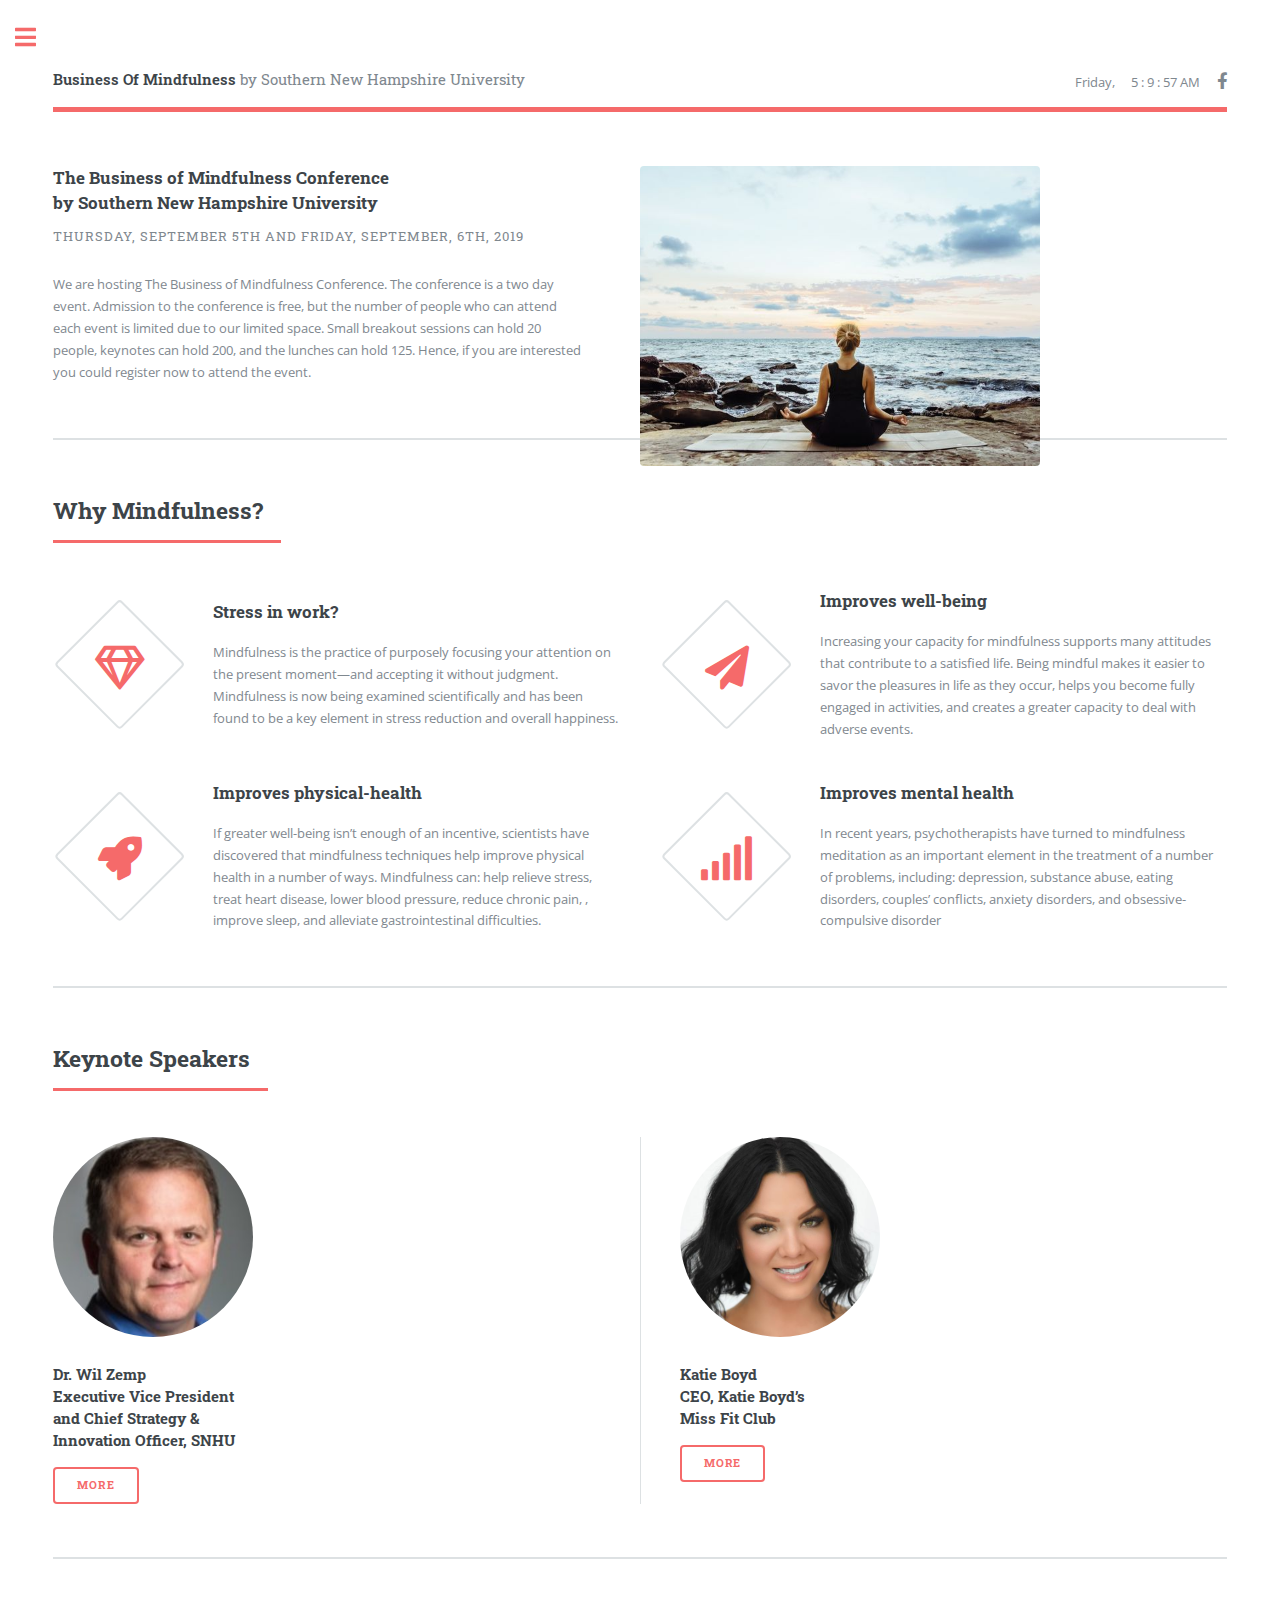
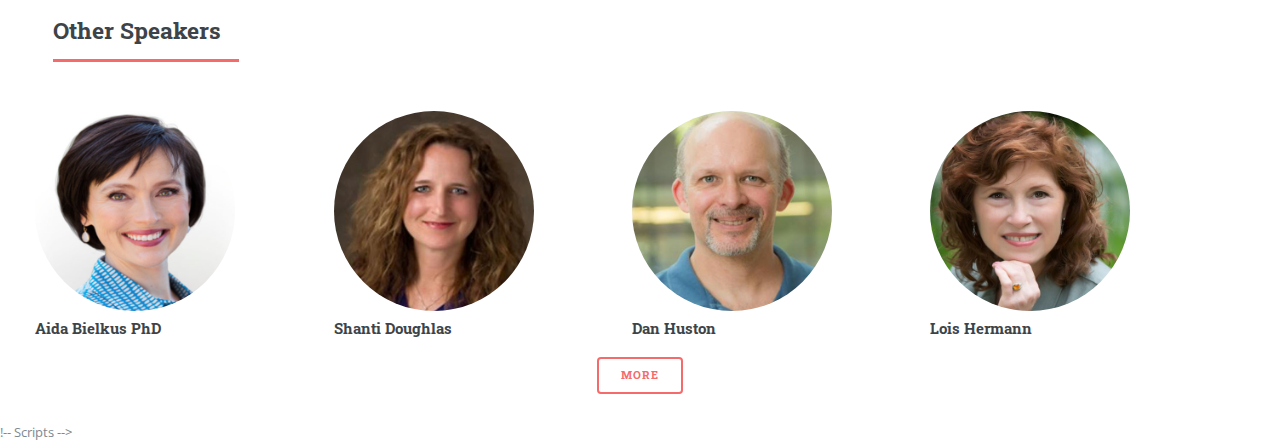
<file: index.html>
<!DOCTYPE HTML>
<!--
	Editorial by HTML5 UP
	html5up.net | @ajlkn
	Free for personal and commercial use under the CCA 3.0 license (html5up.net/license)
-->
<html>
<head>
    <title>Business Of Mindfulness</title>
    <meta charset="utf-8"/>
    <meta name="viewport" content="width=device-width, initial-scale=1, user-scalable=no"/>
    <link rel="stylesheet" href="assets/css/main.css"/>
</head>
<body >



<!-- Wrapper -->
<div id="wrapper" >

    <!-- Main -->
    <div id="main">
        <div class="inner">
            <!-- Header -->
            <header id="header">
                <a href="index.html" class="logo"><strong>Business Of Mindfulness</strong> by Southern New Hampshire
                    University</a>
                <ul class="icons">
                    <li><span id="demo1"></span></li>
                    <li><span id="demo2"></span></li>
                    <li><a href="#" class="icon brands fa-facebook-f"><span class="label">Facebook</span></a></li>
                </ul>
            </header>



            <!-- Banner -->
            <section id="banner">
                <div class="content">
                    <header>
                        <h3>The Business of Mindfulness Conference<br/>
                            by Southern New Hampshire University</h3>
                        <p>Thursday, September 5th and Friday, September, 6th, 2019</p>
                    </header>
                    <p align="left">We are hosting The Business of Mindfulness Conference. The conference is a two day
                        event.
                        Admission to the conference is free, but the number of people who can
                        attend each event is limited due to our limited space. Small breakout sessions can hold 20
                        people, keynotes
                        can hold 200, and the lunches can hold 125. Hence, if you are interested you could
                        register now to attend the event.</p>
                </div>
                <span class="image"><img src="images/pic10.jpg" alt=""/></span>
            </section>

            <!-- Section -->
            <section>
                <header class="major">
                    <h2>Why Mindfulness?</h2>
                </header>
                <div class="features">
                    <article>
                        <span class="icon fa-gem"></span>
                        <div class="content">
                            <h3>Stress in work?</h3>
                            <p>
                                Mindfulness is the practice of purposely focusing your attention on the present
                                moment—and accepting it without judgment. Mindfulness is now being examined
                                scientifically and has been found to be a key element in stress reduction and overall
                                happiness.</p>
                        </div>
                    </article>
                    <article>
                        <span class="icon solid fa-paper-plane"></span>
                        <div class="content">
                            <h3>Improves well-being</h3>
                            <p>Increasing your capacity for mindfulness supports many attitudes that contribute to a
                                satisfied life. Being mindful makes it easier to savor the pleasures in life as they
                                occur, helps you become fully engaged in activities, and creates a greater capacity to
                                deal with adverse events.</p>
                        </div>
                    </article>
                    <article>
                        <span class="icon solid fa-rocket"></span>
                        <div class="content">
                            <h3>Improves physical-health</h3>
                            <p> If greater well-being isn’t enough of an incentive, scientists have discovered that
                                mindfulness techniques help improve physical health in a number of ways. Mindfulness
                                can: help relieve stress, treat heart disease, lower blood pressure, reduce chronic
                                pain, , improve sleep, and alleviate gastrointestinal difficulties.</p>
                        </div>
                    </article>
                    <article>
                        <span class="icon solid fa-signal"></span>
                        <div class="content">
                            <h3>Improves mental health</h3>
                            <p> In recent years, psychotherapists have turned to mindfulness meditation as an important
                                element in the treatment of a number of problems, including: depression, substance
                                abuse, eating disorders, couples’ conflicts, anxiety disorders, and obsessive-compulsive
                                disorder</p>
                        </div>
                    </article>
                </div>
            </section>

            <!-- Section -->
            <section>
                <header class="major">
                    <h2>Keynote Speakers</h2>
                </header>
                <div class="posts">


                    <article>
                        <a href="#" class="image"><img src="images/pic05.jpg"  alt="" /></a>
                        <h4>Dr. Wil Zemp<br>
                            Executive Vice President<br>
                            and Chief Strategy &<br>
                            Innovation Officer, SNHU</h4>

                        <ul class="actions">
                            <li><a href="speakers.html" class="button">More</a></li>
                        </ul>
                    </article>
                    <article>
                        <a href="#" class="image"><img src="images/pic06.jpg"  alt=""/></a>
                        <h4>Katie Boyd<br>
                            CEO, Katie Boyd’s<br>
                            Miss Fit Club
                        </h4>

                        <ul class="actions">
                            <li><a href="speakers.html" class="button">More</a></li>
                        </ul>
                    </article>
                </div>
            </section>

            <section>
                <header class="major">
                    <h2>Other Speakers</h2>
                </header>
                <div class="lastrow">

                    <div class="row">
                        <div class="column">

                            <img src="images/pic12.jpg" alt="" >
                            <h4>Aida Bielkus PhD<br></h4>
                        </div>
                        <div class="column">
                            <img src="images/pic13.jpg" alt="" >
                            <h4>Shanti Doughlas
                            </h4>
                        </div>
                        <div class="column">
                            <img src="images/pic14.jpg" alt="" >
                            <h4>Dan Huston</h4>
                        </div>
                        <div class="column">
                            <img src="images/pic15.jpg" alt="" >
                            <h4>Lois Hermann</h4>
                        </div>

                </div>
                </div>
                <div class="presentersmore">
                    <a href="speakers.html" class="button">More</a>
                </div>
            </section>

        </div>
    </div>

    <!-- Sidebar -->
    <div id="sidebar">
        <div class="inner">

            <!-- Search -->
            <section id="search" class="alt">
                <form method="post" action="#">
                    <input type="text" name="query" id="query" placeholder="Search"/>
                </form>
            </section>

            <!-- Menu -->
            <nav id="menu">
                <header class="major">
                    <h2>Menu</h2>
                </header>
                <ul>
                    <li><a href="index.html">Homepage</a></li>
                    <li><a href="details.html">Details</a></li>
                    <li>
                        <span class="opener">Mindfulness Team</span>
                        <ul>
                            <li><a href="speakers.html">Keynote Speakers </a></li>
                            <li><a href="otherspeakers.html">Other Speakers</a></li>
                            <li><a href="Team.html">Team</a></li>
                        </ul>
                    </li>
                    <li><a href="registration.html">Registration</a></li>
                    
                </ul>
            </nav>

            <!-- Section -->
            <section>
                <header class="major">
                    <h2>More about SNHU</h2>
                </header>
                <div class="mini-posts">
                    <article>
                        <a href="#" class="image"><img src="images/pic09.jpg" alt=""/></a>

                    </article>
                    <article>
                        <a href="#" class="map">
                            <iframe src="https://www.google.com/maps/embed?pb=!1m18!1m12!1m3
                            !1d2916.0313027318794!2d-71.45537228507582!3d43.040772879147134!2m3!1f0!2
                            f0!3f0!3m2!1i1024!2i768!4f13.1!3m3!1m2!1s0x89e24595182c672d%3A0x1af9c9f4bffd579e!
                            2sSouthern+New+Hampshire+University!5e0!3m2!1sen!2sus!4v1564766347935!5m2!1sen!2sus"
                                    width="288" height="174" frameborder="0" style="border:0" allowfullscreen></iframe>
                        </a>

                    </article>
                    <article>
                        <iframe src="https://calendar.google.com/calendar/embed?src=ko98ft6c2knrm0hhfdl5lnqvik%40group.calendar.google.com&ctz=America%2FNew_York"
                                style="border: 0" width="288" height="174" frameborder="0" scrolling="no"></iframe>

                    </article>

                </div>

            </section>

            <!-- Section -->
            <section>
                <header class="major">
                    <h2>Get in touch</h2>
                </header>
                <p>Contact us to know more about the event and why you should register</p>
                <ul class="contact">
                    <li class="icon solid fa-envelope"><a href="#">information@mindfulness.com</a></li>
                    <li class="icon solid fa-phone">(603)4503-345</li>
                    <li class="icon solid fa-home">2500 N River Rd,<br/>
                        Hooksett, NH 03106
                    </li>
                </ul>
            </section>

            <!-- Footer -->
            <footer id="footer">
                <p class="copyright">&copy; Untitled. All rights reserved, Developer: Shova Niraula </p>
            </footer>

        </div>
    </div>

</div>
!-- Scripts -->
<script src="assets/js/jquery.min.js"></script>
<script src="assets/js/browser.min.js"></script>
<script src="assets/js/breakpoints.min.js"></script>
<script src="assets/js/util.js"></script>
<script src="assets/js/main.js"></script>
<script src="assets/js/datetime.js"></script>
<script src="assets/js/readmore.js"></script>
</body>
</html>
</file>
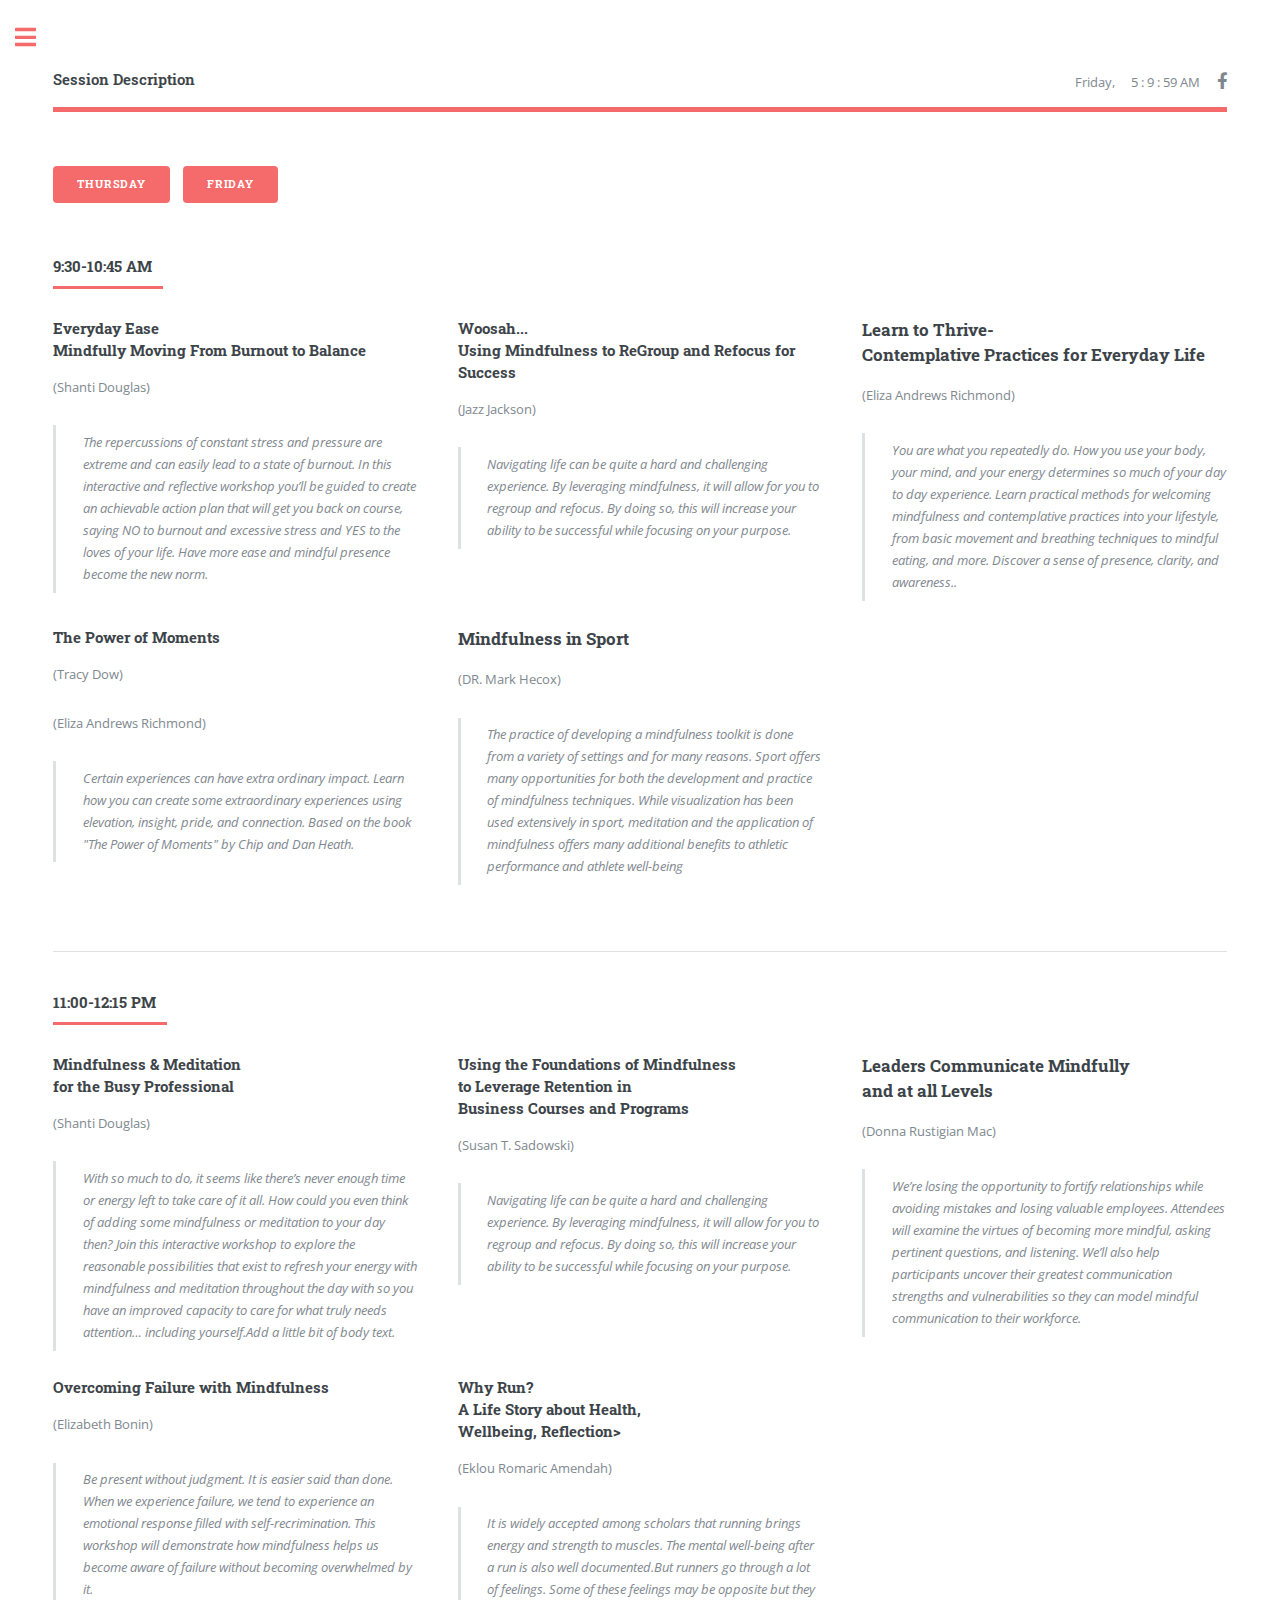
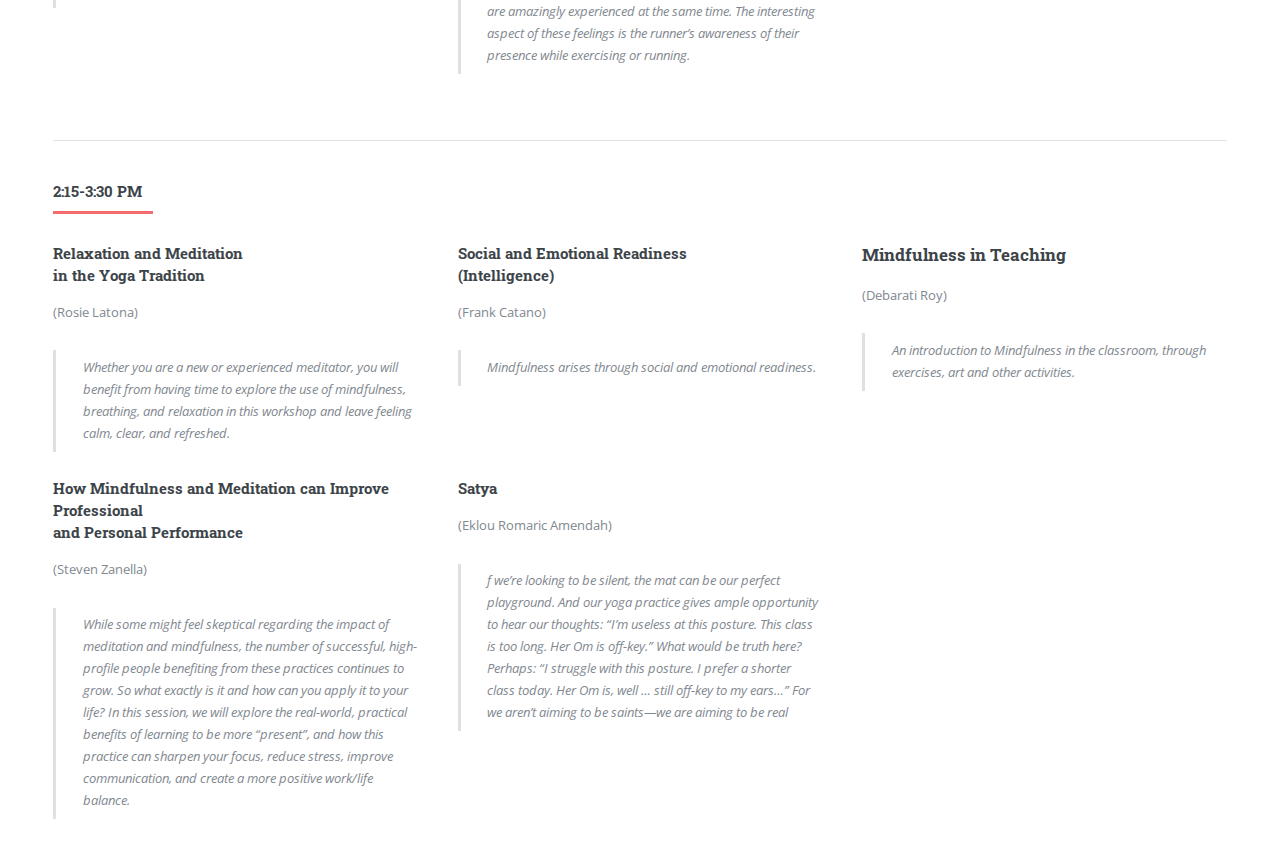
<file: details.html>
<!DOCTYPE HTML>
<!--
	Editorial by HTML5 UP
	html5up.net | @ajlkn
	Free for personal and commercial use under the CCA 3.0 license (html5up.net/license)
-->
<html>
<head>
    <title> Event Details</title>
    <meta charset="utf-8"/>
    <meta name="viewport" content="width=device-width, initial-scale=1, user-scalable=no"/>
    <link rel="stylesheet" href="assets/css/main.css"/>
</head>

<body class="is-preload" onload="hideDivOnLoad()">

<!-- Wrapper -->
<div id="wrapper">

    <!-- Main -->
    <div id="main">
        <div class="inner">
            <header id="header">
                <a href="index.html" class="logo"><strong>Session Description</strong> </a>
                <ul class="icons">
                    <li><span id="demo1"></span></li>
                    <li><span id="demo2"></span></li>
                    <li><a href="#" class="icon brands fa-facebook-f"><span class="label">Facebook</span></a></li>
                </ul>
            </header>
            <section>
                <ul class="actions">
                    <li><a href="#" class="button primary" onclick="hideFridayDiv()">Thursday</a></li>
                    <li><a href="#" class="button primary" onclick="hideThrusdayDiv()">Friday</a></li>
                </ul>
            </section>
            <div id="thursdaySession">
                <section>
                    <header class="major">
                        <h4>9:30-10:45 AM</h4>
                    </header>
                    <div class="row gtr-200">
                        <div class="col-4 col-8-medium">
                            <h4>Everyday Ease<br/>
                                Mindfully Moving From Burnout to Balance</h3>
                                <p>(Shanti Douglas)</p></h4>
                            <blockquote>The repercussions of constant stress and
                                pressure
                                are extreme and can easily lead to a state of burnout. In this interactive and
                                reflective
                                workshop you’ll
                                be guided to create an achievable action plan that will get you back on course, saying
                                NO to
                                burnout
                                and excessive stress and YES to the loves of your life. Have more ease and mindful
                                presence
                                become
                                the new norm.
                            </blockquote>
                        </div>

                        <div class="col-4 col-8-medium">
                            <h4>Woosah...<br/>
                                Using Mindfulness to ReGroup and Refocus for Success</h4>
                            <p>(Jazz Jackson)</p>
                            <blockquote>Navigating life can be quite a hard and challenging experience. By leveraging
                                mindfulness, it will
                                allow for you to regroup and refocus. By doing so, this will increase your ability to be
                                successful while
                                focusing on your purpose.
                            </blockquote>
                        </div>
                        <div class="col-4 col-8-medium">
                            <h3>Learn to Thrive-<br/>
                                Contemplative Practices for Everyday Life</h3>
                            <p>(Eliza Andrews Richmond)</p>
                            <blockquote>You are what you repeatedly do. How you use your body, your mind, and your
                                energy determines so
                                much of your day to day experience. Learn practical methods for
                                welcoming mindfulness and contemplative practices into your lifestyle, from basic
                                movement
                                and
                                breathing techniques to mindful eating, and more. Discover a sense of presence, clarity,
                                and
                                awareness..
                            </blockquote>
                        </div>
                        <div class="col-4 col-8-medium">
                            <h4>The Power of Moments</h4>
                            <p>(Tracy Dow)</p>
                            <p>(Eliza Andrews Richmond)</p>
                            <blockquote>Certain experiences can have extra ordinary impact. Learn how you can create
                                some extraordinary
                                experiences using elevation, insight, pride, and connection. Based on the book "The
                                Power of Moments"
                                by Chip and Dan Heath.
                            </blockquote>
                        </div>
                        <div class="col-4 col-8-medium">
                            <h3>Mindfulness in Sport</h3>
                            <p>(DR. Mark Hecox)</p>
                            <blockquote>The practice of developing a mindfulness toolkit is done from a variety of
                                settings and for
                                many reasons. Sport offers many opportunities for both the development and practice of
                                mindfulness techniques. While visualization has been used extensively in sport,
                                meditation and the application of mindfulness offers many additional benefits to
                                athletic
                                performance and athlete well-being
                            </blockquote>
                        </div>
                    </div>
                    <hr class="major"/>
                    <header class="major">
                        <h4>11:00-12:15 PM</h4>
                    </header>
                    <div class="row gtr-200">
                        <div class="col-4 col-8-medium">
                            <h4>Mindfulness & Meditation<br/>
                                for the Busy
                                Professional</h3>
                                <p>(Shanti Douglas)</p></h4>
                            <blockquote>With so much to do, it seems like there’s never enough time or energy left to
                                take
                                care of it all. How
                                could you even think of adding some mindfulness or meditation to your day then? Join
                                this
                                interactive workshop to explore the reasonable possibilities that exist to refresh your
                                energy with mindfulness and meditation throughout the day with so you have an improved
                                capacity to care for what truly needs attention… including yourself.Add a little bit of
                                body
                                text.
                            </blockquote>
                        </div>

                        <div class="col-4 col-8-medium">
                            <h4>Using the Foundations of Mindfulness<br/>
                                to Leverage Retention in<br/>
                                Business Courses and Programs</h4>
                            <p>(Susan T. Sadowski)</p>
                            <blockquote>Navigating life can be quite a hard and challenging experience. By leveraging
                                mindfulness, it will
                                allow for you to regroup and refocus. By doing so, this will increase your ability to be
                                successful while
                                focusing on your purpose.
                            </blockquote>
                        </div>
                        <div class="col-4 col-8-medium">
                            <h3>Leaders Communicate Mindfully<br/>
                                and at all Levels </h3>
                            <p>(Donna Rustigian Mac)</p>
                            <blockquote>We’re losing the opportunity to fortify relationships while avoiding mistakes
                                and
                                losing valuable employees. Attendees will examine the virtues of becoming more mindful,
                                asking pertinent questions, and listening. We’ll also help participants uncover their
                                greatest communication strengths and vulnerabilities so they can model mindful
                                communication
                                to their workforce.
                            </blockquote>
                        </div>
                        <div class="col-4 col-8-medium">
                            <h4>Overcoming Failure with Mindfulness</h4>
                            <p>(Elizabeth Bonin)</p>
                            <blockquote>Be present without judgment. It is easier said than done. When we experience
                                failure, we tend to experience an emotional response filled with self-recrimination.
                                This
                                workshop will demonstrate how
                                mindfulness helps us become aware of failure without becoming overwhelmed by it.
                            </blockquote>
                        </div>
                        <div class="col-4 col-8-medium">
                            <h4>Why Run?</br>
                                A Life Story about Health,</br>
                                Wellbeing, Reflection></h4>
                            <p>(Eklou Romaric Amendah)</p>
                            <blockquote>It is widely accepted among
                                scholars that running brings energy and strength to muscles. The mental well-being after
                                a run is also well documented.But runners go through a lot of feelings. Some of these
                                feelings may be opposite but they are amazingly experienced at the same time. The
                                interesting aspect of these feelings is the runner’s awareness of their presence while
                                exercising or running.
                            </blockquote>
                        </div>
                    </div>
                    <hr class="major"/>
                    <header class="major">
                        <h4>2:15-3:30 PM</h4>
                    </header>
                    <div class="row gtr-200">
                        <div class="col-4 col-8-medium">
                            <h4>Relaxation and Meditation<br/>
                                in the Yoga
                                Tradition</h3>
                                <p>(Rosie Latona)</p></h4>
                            <blockquote>Whether
                                you are a new or experienced meditator, you will benefit from having time to explore the
                                use
                                of mindfulness, breathing, and relaxation in this workshop and leave feeling calm,
                                clear,
                                and refreshed.
                            </blockquote>
                        </div>

                        <div class="col-4 col-8-medium">
                            <h4>Social and Emotional Readiness<br/>
                                (Intelligence)</h4>
                            <p>(Frank Catano)</p>
                            <blockquote>Mindfulness arises through social and emotional readiness.
                            </blockquote>
                        </div>
                        <div class="col-4 col-8-medium">
                            <h3>Mindfulness in Teaching<br/></h3>
                            <p>(Debarati Roy)</p>
                            <blockquote>An introduction to Mindfulness in the classroom, through exercises, art and
                                other
                                activities.
                            </blockquote>
                        </div>
                        <div class="col-4 col-8-medium">
                            <h4>How Mindfulness and Meditation can Improve Professional</br>
                                and Personal Performance</h4>
                            <p>(Steven Zanella)</p>
                            <blockquote>While some might feel skeptical regarding the impact of meditation and
                                mindfulness,
                                the number of successful, high-profile people benefiting from these practices continues
                                to
                                grow. So what exactly is it and how can you apply it to your life? In this session, we
                                will
                                explore the real-world, practical benefits of learning to be more “present”, and how
                                this
                                practice can sharpen your focus, reduce stress, improve communication, and create a more
                                positive work/life balance.
                            </blockquote>
                        </div>
                        <div class="col-4 col-8-medium">
                            <h4>Satya</h4>
                            <p>(Eklou Romaric Amendah)</p>
                            <blockquote>f we’re looking to be silent, the mat can be our perfect playground. And our
                                yoga
                                practice gives ample opportunity to hear our thoughts: “I’m useless at this posture.
                                This
                                class is too long. Her Om is off-key.” What would be truth here? Perhaps: “I struggle
                                with
                                this posture. I prefer a shorter class today. Her Om is, well … still off-key to my
                                ears…”
                                For we aren’t aiming to be saints—we are aiming to be real
                            </blockquote>
                        </div>
                    </div>
                </section>
            </div>
            <div id="fridaySession">
                <section>
                    <header class="major">
                        <h4>9:30-10:45 AM</h4>
                    </header>
                    <div class="row gtr-200">
                        <div class="col-4 col-8-medium">
                            <h4>Four Quadrants of Health-<br/>
                                Rest, Activity, Nourishment, and
                                Cleansing</h3>
                                <p>(Ryma Bielkus)</p></h4>
                            <blockquote>In this seminar participants learn the importance of balancing the 4 quadrants
                                of health and how simple changes in one quadrant can positively affect all the
                                quadrants. Healthy lifestyle options that can be easily incorporated into everyday
                                routines are introduced. This seminar includes learning how make a choice for a positive
                                change that that keeps working for you. The 4 Quadrants of Health Quiz and health tips
                                are emailed to participants after the seminar to help participants immediately make
                                simple health changes at home, school and work.
                            </blockquote>
                        </div>

                        <div class="col-4 col-8-medium">
                            <h4>Stressful to Successful </br></h4>
                            <p>(Lois Hermann)</p>
                            <blockquote>As educational professionals, you may feel concerned, stressed, drained, or
                                exhausted, learn some ways to shift that energy to the positive. Too much stress
                                destroys your peace of mind, interferes with your thinking, and can actually do harm to
                                your body. Being overwhelmed affects you as well as those closest to you. Stop it before
                                it stops you! Experience some powerful stress-busters to help you take control and
                                relax. Learn easy-to-use stress-management techniques to increase your effectiveness,
                                your efficiency, and enhance your enjoyment of life. Take yourself from stressful to
                                successful and breathe easy.
                            </blockquote>
                        </div>
                        <div class="col-4 col-8-medium">
                            <h4>Creating a Restorative<br/>
                                Practice Culture</h4>
                            <p>(Sue Losapio)</p>
                            <blockquote>Are American’s getting angrier? The answer is yes! “America still is one of
                                the richest countries in the world. So what’s the problem? The answer, according to
                                the recently released Social Progress Index, is that the United States is not
                                turning those positive economic numbers into basic improvements in the lives of
                                citizens” (Green, M., 2016). The real question is what do about this. How can we get
                                people to talk and truly listen to each other? Not from the perspective of
                                persuasion or convincing, but from the
                                perspective of understanding and learning? Restorative Practices might provide the
                                framework to start these conversations. This discussion will start by defining
                                restorative practices (RP), brainstorm some everyday uses of RP, and then concludes
                                by looking beyond the educational lens towards implementing a culture of RP within
                                organizational of all types.
                            </blockquote>
                        </div>
                        <div class="col-4 col-8-medium">
                            <h4>The Power of Moments</h4>
                            <p>(Tracy Dow)</p>
                            <p>(Eliza Andrews Richmond)</p>
                            <blockquote>Certain experiences can have extra ordinary impact. Learn how you can create
                                some extraordinary
                                experiences using elevation, insight, pride, and connection. Based on the book "The
                                Power of Moments"
                                by Chip and Dan Heath.
                            </blockquote>
                        </div>
                        <div class="col-4 col-8-medium">
                            <h3>Positive Thinking Is Not Enought:</br>
                                Mindfulness Practice is Key to Achieve</h3>
                            <p>(Faby Gagne)</p>
                            <blockquote>A large body of research suggests that positive thinking is not enough in
                                achieving important goals in life. This presentation will focus on various types of
                                mindfulness practice in the context of effective goal pursuit, namely implementation
                                intentions, mental contrasting, and personality in the practice of mindfulness.
                            </blockquote>
                        </div>
                    </div>
                    <hr class="major"/>
                    <header class="major">
                        <h4>11:00-12:15 PM</h4>
                    </header>
                    <div class="row gtr-200">
                        <div class="col-4 col-8-medium">
                            <h4>Fulfilling Nutrition<br/>
                                Food and Mood,</br>
                                Quick & Easy Meals or the Busy Professional</h3>
                                <p>(Traci Komorek)</p></h4>
                            <blockquote>A focus on nourishing foods for both the mind and body. Any of the topics above
                                could fit wonderfully.
                            </blockquote>
                        </div>

                        <div class="col-4 col-8-medium">
                            <h4>Sound Healing<br/>
                                with Vibrational Bowls and Zen Tubes<br/>
                            </h4>
                            <p>(Sandhya Srivastava)</p>
                            <blockquote>Sound healing session playing a grounding bowl and a hand held crystal bowl with
                                a zentube if time and possibilities allow. Basically a sound symphony that allows you to
                                let go and open up to
                                possibilities through sound.
                            </blockquote>
                        </div>
                        <div class="col-4 col-8-medium">
                            <h3>Many Methods<br/>
                                of Mindfulness </h3>
                            <p>(Dominic Casamassima)</p>
                            <blockquote>There are many ways to practice mindfulness, there are many variations of
                                meditation. We will go over these methods, such as body scan meditation, breathing,
                                journeying, music and more. We will discuss how to be mindful in life and incorporate
                                these practices into our life.
                            </blockquote>
                        </div>
                        <div class="col-4 col-8-medium">
                            <h4>From Stuck to</br>
                                Action Fast</h4>
                            <p>(Ryma Bielkus)</p>
                            <blockquote>In this panel discussion the link between leadership and mindfulness, yoga and
                                coaching is explored. Participants learn about the value of self-inquiry, active
                                listening skills and emotional responsibility. Once yoga and meditation become a
                                practice and you become “coachable,” by taking responsibility for your behaviors,
                                anxiety and tension eases, communication become effective, and desired change is
                                realized. Leadership traits of creativity, decision making, delegation, and respect,
                                bring businesses and organizations from stuck to action-fast.
                            </blockquote>
                        </div>
                        <div class="col-4 col-8-medium">
                            <h4>Communicating Mindfully:</br>
                                Helping Students Help Themselves</h4>
                            <p>(Dan Huston)</p>
                            <blockquote>Integrating mindfulness into students’ college experience can be a challenge due
                                to already crowded schedules. One workaround is to integrate mindfulness into core
                                courses that make up students’
                                degree requirements. This presentation will focus on the Communicating Mindfully (CM)
                                curriculum I created over twenty years ago to teach an introductory communication course
                                at NHTI—Concord’s Community College. CM has influenced curriculum development at the
                                college and in colleges and universities throughout the country and around the globe. It
                                serves as the foundational course for NHTI’s mindful communication certificate, which is
                                infused directly into three degree programs: information technology, human services, and
                                addiction counseling.
                                Anecdotal evidence, as well as pre-post-studies, suggest CM helps students—and
                                teachers—overcome challenges they face in college, at work, and in life in general.
                                During this presentation, I will explain the foundational logic of CM, lead participants
                                through a brief meditation used in the course, share results of studies we have
                                completed on the curriculum, explain how the course inspired the creation of the mindful
                                communication certificate, and share anecdotes from students who have taken the
                                course and teachers who teach it.
                            </blockquote>
                        </div>
                    </div>
                    <hr class="major"/>
                    <header class="major">
                        <h4>2:15-3:30 PM</h4>
                    </header>
                    <div class="row gtr-200">
                        <div class="col-4 col-8-medium">
                            <h4>Relaxation and Meditation<br/>
                                in the Yoga
                                Tradition</h3>
                                <p>(Rosie Latona)</p></h4>
                            <blockquote>Whether
                                you are a new or experienced meditator, you will benefit from having time to explore the
                                use
                                of mindfulness, breathing, and relaxation in this workshop and leave feeling calm,
                                clear,
                                and refreshed.
                            </blockquote>
                        </div>

                        <div class="col-4 col-8-medium">
                            <h4>Bliss Break<br/>
                            </h4>
                            <p>(Aida Bielkus)</p>
                            <blockquote>A Bliss Break is an amazing relaxing experience with gentle movement,
                                aromatherapy, sound bath music, and deeply relaxing guided meditation. Regular work
                                attire is fine. Bliss Breaks can be held while seated in a conference room. Available in
                                30 minute and 50-minute sessions.
                            </blockquote>
                        </div>
                        <div class="col-4 col-8-medium">
                            <h3>The Key to Building<br/>
                                your EQ: Feedback</h3>
                            <p>(Shanita Williams)</p>
                            <blockquote>This workshop will explore the unique relationship between emotional
                                intelligence and feedback. We will discuss the key competencies needed to foster
                                personal and social awareness, explore how the competencies apply to receiving and
                                delivering feedback, and brainstorm strategies to simultaneously build both EQ and the
                                feedback experience.
                            </blockquote>
                        </div>
                        <div class="col-4 col-8-medium">
                            <h4>Mindfulness Made Easy</br></h4>
                            <p>(Ellie Atherton)</p>
                            <blockquote>Ellie will offer simple approaches to brain health to include herbs and foods,
                                teach mindfulness practices that can be done at your desk and offer her own proven
                                techniques for staff retention, mentoring and office harmony.
                            </blockquote>
                        </div>
                        <div class="col-4 col-8-medium">
                            <h4>The Conative Impact</br>
                                on Student Experience</h4>
                            <p>(Burt Reynolds)</p>
                            <blockquote>"Coming of Age" experience is the new buzzword among organizations, yet it is
                                often ambiguously defined and poorly executed.
                                Join Dr. Burt Reynolds, Professor Organization Leadership, as he explains a student
                                experience model with a cognitive approach. He will discuss the three aspects of
                                employee experience: social, work, and physical – how they intersect and what needs they
                                present.
                                Learn how to go beyond current experiments and trends that have proven ineffective, to
                                real solutions for career growth, collaboration and the work environment and in the
                                process discover your own
                                conative profile.
                            </blockquote>
                        </div>
                    </div>
                </section>
            </div>
        </div>
    </div>

    <!-- Sidebar -->
    <div id="sidebar">
        <div class="inner">

            <!-- Search -->
            <section id="search" class="alt">
                <form method="post" action="#">
                    <input type="text" name="query" id="query" placeholder="Search"/>
                </form>
            </section>

            <!-- Menu -->
            <nav id="menu">
                <header class="major">
                    <h2>Menu</h2>
                </header>
                <ul>
                    <li><a href="index.html">Homepage</a></li>
                    <li><a href="details.html">Details</a></li>
                    <li>
                        <span class="opener">Mindfulness Team</span>
                        <ul>
                            <li><a href="speakers.html">Keynote Speakers </a></li>
                            <li><a href="otherspeakers.html">Other Speakers</a></li>
                            <li><a href="Team.html">Team</a></li>
                        </ul>
                    </li>
                    <li><a href="registration.html">Registration</a></li>

                </ul>
            </nav>

            <!-- Section -->
            <section>
                <header class="major">
                    <h2>Calendar</h2>
                </header>
                <div class="mini-posts">


                    <article>
                        <a href="#" class="map">
                            <iframe src="https://calendar.google.com/calendar/embed?src=857cahhlo6g03m9iron1vq7j10%40group.calendar.google.com&ctz=America%2FNew_York"
                                    style="border: 0" width=280 height="200" frameborder="0" scrolling="no"></iframe>
                        </a>

                    </article>

                </div>

            </section>

            <!-- Section -->
            <section>
                <header class="major">
                    <h2>Get in touch</h2>
                </header>
                <p>Contact us to know more about the event and why you should register</p>
                <ul class="contact">
                    <li class="icon solid fa-envelope"><a href="#">information@mindfulness.com</a></li>
                    <li class="icon solid fa-phone">(603)4503-345</li>
                    <li class="icon solid fa-home">2500 N River Rd,<br/>
                        Hooksett, NH 03106
                    </li>
                </ul>
            </section>

            <!-- Footer -->
            <footer id="footer">
                <p class="copyright">&copy; Untitled. All rights reserved, Developer: Shova Niraula </p>
            </footer>

        </div>
    </div>
</div>

<!-- Scripts -->
<script src="assets/js/jquery.min.js"></script>
<script src="assets/js/browser.min.js"></script>
<script src="assets/js/breakpoints.min.js"></script>
<script src="assets/js/util.js"></script>
<script src="assets/js/main.js"></script>
<script src="assets/js/datetime.js"></script>
<script src="assets/js/printconfirmation.js"></script>
<script src="assets/js/detailspage.js"></script>
<script src="assets/js/pagedetails.js"></script>
</body>
</html>
</file>
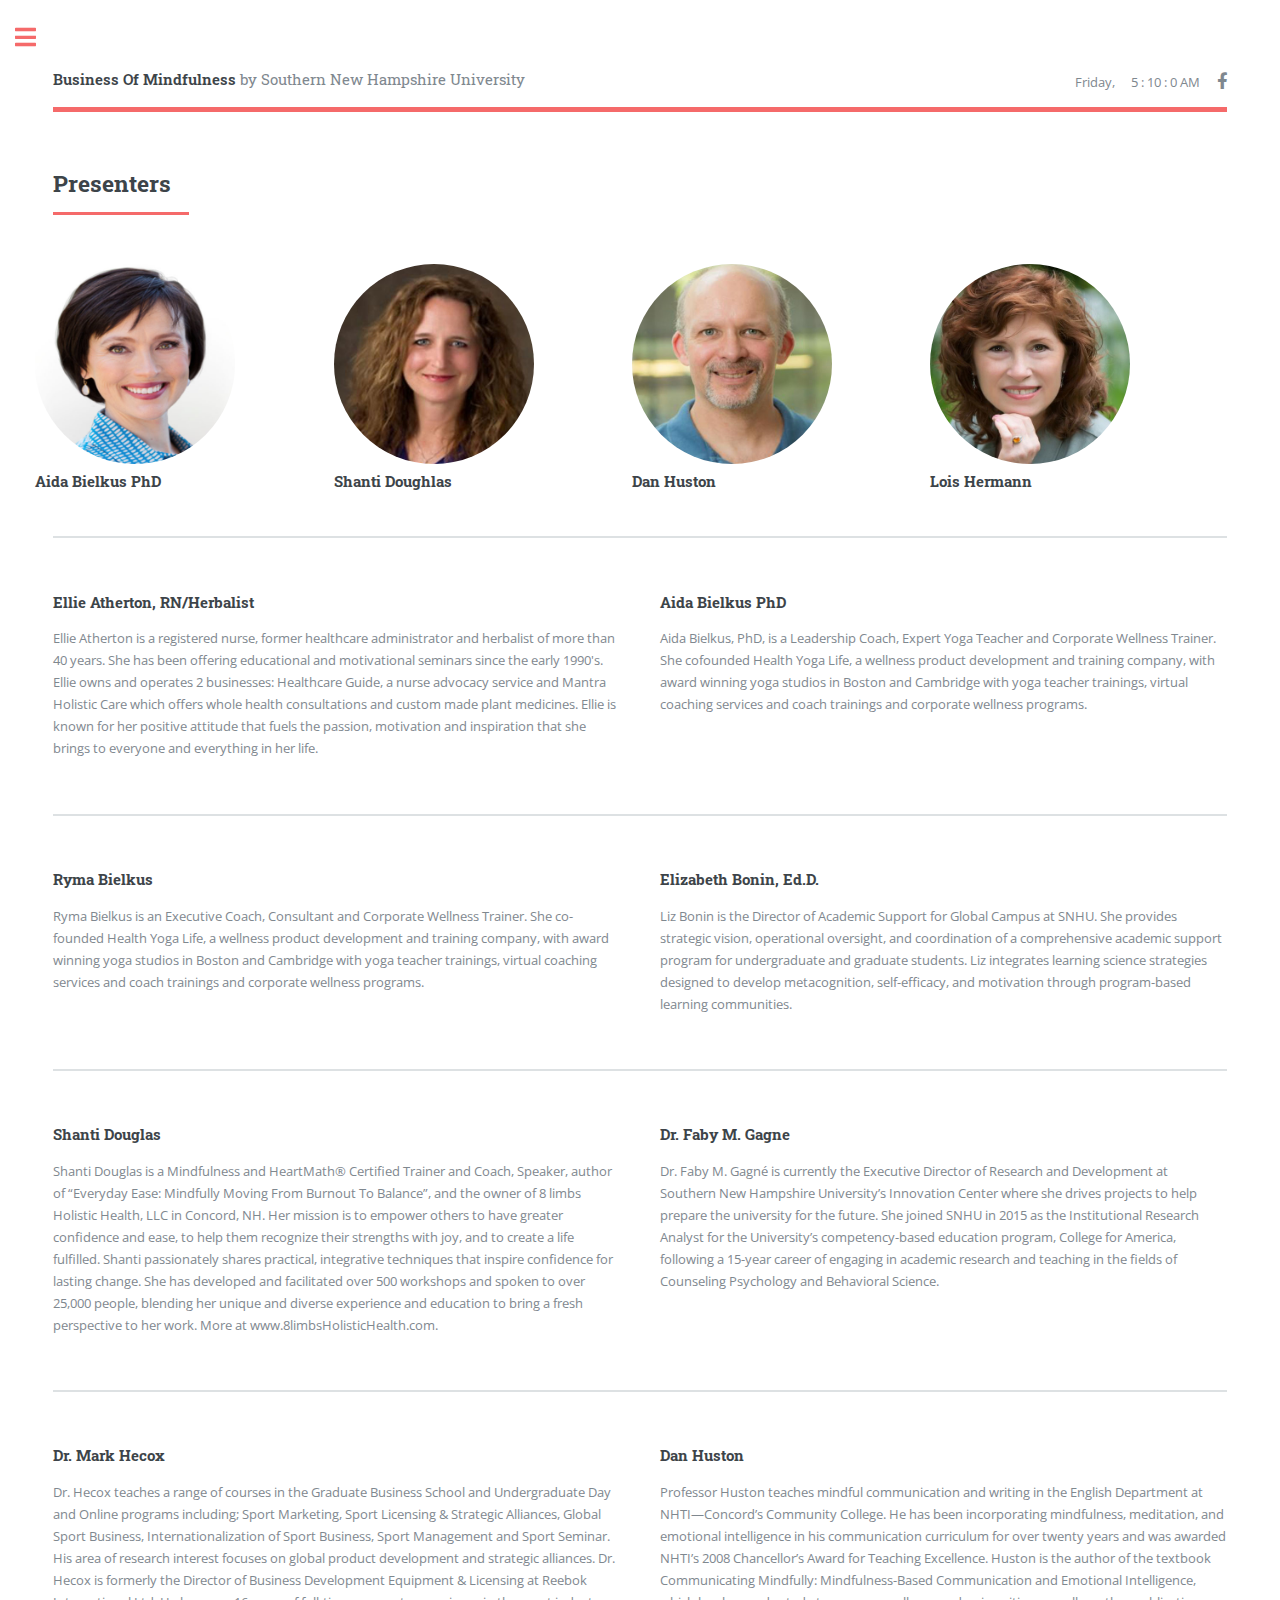
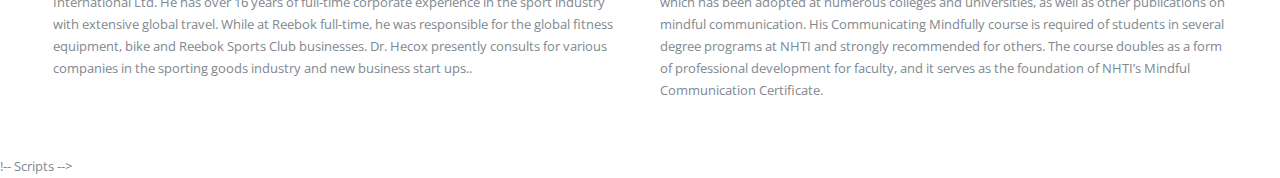
<file: otherspeakers.html>
<!DOCTYPE HTML>
<!--
	Editorial by HTML5 UP
	html5up.net | @ajlkn
	Free for personal and commercial use under the CCA 3.0 license (html5up.net/license)
-->
<html>
<head>
    <title>Business Of Mindfulness</title>
    <meta charset="utf-8"/>
    <meta name="viewport" content="width=device-width, initial-scale=1, user-scalable=no"/>
    <link rel="stylesheet" href="assets/css/main.css"/>
</head>
<body>


<!-- Wrapper -->
<div id="wrapper">

    <!-- Main -->
    <div id="main">
        <div class="inner">
            <!-- Header -->
            <header id="header">
                <a href="index.html" class="logo"><strong>Business Of Mindfulness</strong> by Southern New Hampshire
                    University</a>
                <ul class="icons">
                    <li><span id="demo1"></span></li>
                    <li><span id="demo2"></span></li>
                    <li><a href="#" class="icon brands fa-facebook-f"><span class="label">Facebook</span></a></li>
                </ul>
            </header>

            <!-- Section -->
            <section>
                <header class="major">
                    <h2>Presenters</h2>
                </header>
                <div class="lastrow">

                    <div class="row">
                        <div class="column">

                            <img src="images/pic12.jpg" alt="">
                            <h4>Aida Bielkus PhD<br></h4>
                        </div>
                        <div class="column">
                            <img src="images/pic13.jpg" alt="">
                            <h4>Shanti Doughlas
                            </h4>
                        </div>
                        <div class="column">
                            <img src="images/pic14.jpg" alt="">
                            <h4>Dan Huston</h4>
                        </div>
                        <div class="column">
                            <img src="images/pic15.jpg" alt="">
                            <h4>Lois Hermann</h4>
                        </div>
                    </div>
                </div>
            </section>
            <section>
                <div class="row gtr-200">
                    <div class="col-6 col-12-medium">
                        <h4>Ellie Atherton, RN/Herbalist</h4>
                        <p>Ellie Atherton is a
                            registered nurse, former healthcare administrator and herbalist of more than 40 years. She
                            has been offering educational and motivational seminars since the early
                            1990's. Ellie owns and operates 2 businesses: Healthcare Guide, a nurse advocacy service and
                            Mantra Holistic Care which offers whole health consultations and custom made plant
                            medicines. Ellie is known for her positive attitude that fuels the passion, motivation and
                            inspiration that she brings to everyone and everything in her life.</p>
                    </div>
                    <div class="col-6 col-12-medium">
                        <h4>Aida Bielkus PhD</h4>
                        <p>Aida Bielkus, PhD, is a
                            Leadership Coach, Expert Yoga Teacher and Corporate Wellness Trainer. She cofounded Health
                            Yoga Life, a wellness product development and training company, with award winning yoga
                            studios in Boston and Cambridge with yoga teacher trainings, virtual coaching services and
                            coach trainings and corporate wellness programs.</p>
                    </div>
                </div>
            </section>
            <section>
                <div class="row gtr-200">
                    <div class="col-6 col-12-medium">
                        <h4>Ryma Bielkus</h4>
                        <p>Ryma Bielkus is an Executive Coach, Consultant and Corporate Wellness Trainer. She co-
                            founded Health Yoga Life, a wellness product development and training company, with award
                            winning yoga studios in Boston and Cambridge with yoga teacher trainings, virtual coaching
                            services and coach trainings and corporate wellness programs.</p>
                    </div>
                    <div class="col-6 col-12-medium">
                        <h4>Elizabeth Bonin, Ed.D.</h4>
                        <p>Liz Bonin is the Director of Academic Support for Global Campus at SNHU. She provides
                            strategic vision, operational oversight, and coordination of a comprehensive academic
                            support program for undergraduate and graduate students. Liz integrates learning science
                            strategies designed to develop metacognition, self-efficacy, and motivation through
                            program-based learning communities.</p>
                    </div>
                </div>
            </section>
            <section>
                <div class="row gtr-200">
                    <div class="col-6 col-12-medium">
                        <h4>Shanti Douglas</h4>
                        <p>Shanti Douglas is a Mindfulness and HeartMath® Certified Trainer and Coach, Speaker,
                            author of “Everyday Ease: Mindfully Moving From Burnout To Balance”, and the owner of 8
                            limbs
                            Holistic Health, LLC in Concord, NH. Her mission is to empower others to have greater
                            confidence and ease, to help them recognize their strengths with joy, and to create a life
                            fulfilled. Shanti passionately shares practical, integrative techniques that inspire
                            confidence for lasting change. She has developed and facilitated over 500 workshops and
                            spoken to over 25,000 people, blending her unique and diverse experience and education to
                            bring a fresh perspective to her work. More at www.8limbsHolisticHealth.com.</p>
                    </div>
                    <div class="col-6 col-12-medium">
                        <h4>Dr. Faby M. Gagne</h4>
                        <p>Dr. Faby M. Gagné is currently the Executive Director of Research and Development at Southern
                            New Hampshire University’s Innovation Center where she drives projects to help prepare the
                            university for the future. She joined SNHU in 2015 as the Institutional Research Analyst for
                            the University’s competency-based education program, College for America, following a
                            15-year career of engaging in academic research and teaching in the fields of Counseling
                            Psychology and Behavioral Science.
                        </p>
                    </div>
                </div>
            </section>
            <section>
                <div class="row gtr-200">
                    <div class="col-6 col-12-medium">
                        <h4>Dr. Mark Hecox</h4>
                        <p>Dr. Hecox teaches a range of courses in the Graduate Business School and Undergraduate
                            Day and Online programs including; Sport Marketing, Sport Licensing & Strategic Alliances,
                            Global Sport Business, Internationalization of Sport Business, Sport Management and Sport
                            Seminar. His area of research interest focuses on global product development and strategic
                            alliances.
                            Dr. Hecox is formerly the Director of Business Development Equipment & Licensing at Reebok
                            International Ltd. He has over 16 years of full-time corporate experience in the sport
                            industry with extensive global travel. While at Reebok full-time, he was responsible for the
                            global fitness equipment, bike and Reebok Sports Club businesses. Dr. Hecox presently
                            consults for various companies in the sporting goods industry and new business start
                            ups..</p>
                    </div>
                    <div class="col-6 col-12-medium">
                        <h4>Dan Huston</h4>
                        <p>Professor Huston teaches mindful communication and writing in the English Department at
                            NHTI—Concord’s Community College. He has been incorporating mindfulness, meditation, and
                            emotional intelligence in his communication curriculum for over twenty years and was awarded
                            NHTI’s 2008 Chancellor’s Award for Teaching Excellence. Huston is the author of the textbook
                            Communicating Mindfully: Mindfulness-Based Communication and Emotional Intelligence, which
                            has been adopted at numerous colleges and universities, as well as other publications on
                            mindful communication. His Communicating Mindfully course is required of students in several
                            degree programs at NHTI and strongly recommended for others. The course doubles as a form of
                            professional development for faculty, and it serves as the foundation of NHTI’s Mindful
                            Communication Certificate.
                        </p>
                    </div>
                </div>
            </section>

            
        </div>
    </div>

    <!-- Sidebar -->
    <div id="sidebar">
        <div class="inner">

            <!-- Search -->
            <section id="search" class="alt">
                <form method="post" action="#">
                    <input type="text" name="query" id="query" placeholder="Search"/>
                </form>
            </section>

            <!-- Menu -->
            <nav id="menu">
                <header class="major">
                    <h2>Menu</h2>
                </header>
                <ul>
                    <li><a href="index.html">Homepage</a></li>
                    <li><a href="details.html">Details</a></li>
                    <li>
                        <span class="opener">Mindfulness Team</span>
                        <ul>
                            <li><a href="speakers.html">Keynote Speakers </a></li>
                            <li><a href="otherspeakers.html">Other Speakers</a></li>
                            <li><a href="Team.html">Team</a></li>
                        </ul>
                    </li>
                    <li><a href="registration.html">Registration</a></li>
                </ul>
            </nav>

            <!-- Section -->
            <section>
                <header class="major">
                    <h2>More about SNHU</h2>
                </header>
                <div class="mini-posts">
                    <article>
                        <a href="#" class="image"><img src="images/pic09.jpg" alt=""/></a>

                    </article>
                    <article>
                        <a href="#" class="map">
                            <iframe src="https://www.google.com/maps/embed?pb=!1m18!1m12!1m3
                            !1d2916.0313027318794!2d-71.45537228507582!3d43.040772879147134!2m3!1f0!2
                            f0!3f0!3m2!1i1024!2i768!4f13.1!3m3!1m2!1s0x89e24595182c672d%3A0x1af9c9f4bffd579e!
                            2sSouthern+New+Hampshire+University!5e0!3m2!1sen!2sus!4v1564766347935!5m2!1sen!2sus"
                                    width="288" height="174" frameborder="0" style="border:0" allowfullscreen></iframe>
                        </a>

                    </article>
                    <article>
                        <iframe src="https://calendar.google.com/calendar/embed?src=ko98ft6c2knrm0hhfdl5lnqvik%40group.calendar.google.com&ctz=America%2FNew_York"
                                style="border: 0" width="288" height="174" frameborder="0" scrolling="no"></iframe>

                    </article>

                </div>

            </section>

            <!-- Section -->
            <section>
                <header class="major">
                    <h2>Get in touch</h2>
                </header>
                <p>Contact us to know more about the event and why you should register</p>
                <ul class="contact">
                    <li class="icon solid fa-envelope"><a href="#">information@mindfulness.com</a></li>
                    <li class="icon solid fa-phone">(603)4503-345</li>
                    <li class="icon solid fa-home">2500 N River Rd,<br/>
                        Hooksett, NH 03106
                    </li>
                </ul>
            </section>

            <!-- Footer -->
            <footer id="footer">
                <p class="copyright">&copy; Untitled. All rights reserved, Developer: Shova Niraula </p>
            </footer>

        </div>
    </div>

</div>
!-- Scripts -->
<script src="assets/js/jquery.min.js"></script>
<script src="assets/js/browser.min.js"></script>
<script src="assets/js/breakpoints.min.js"></script>
<script src="assets/js/util.js"></script>
<script src="assets/js/main.js"></script>
<script src="assets/js/datetime.js"></script>
<script src="assets/js/readmore.js"></script>
</body>
</html>
</file>
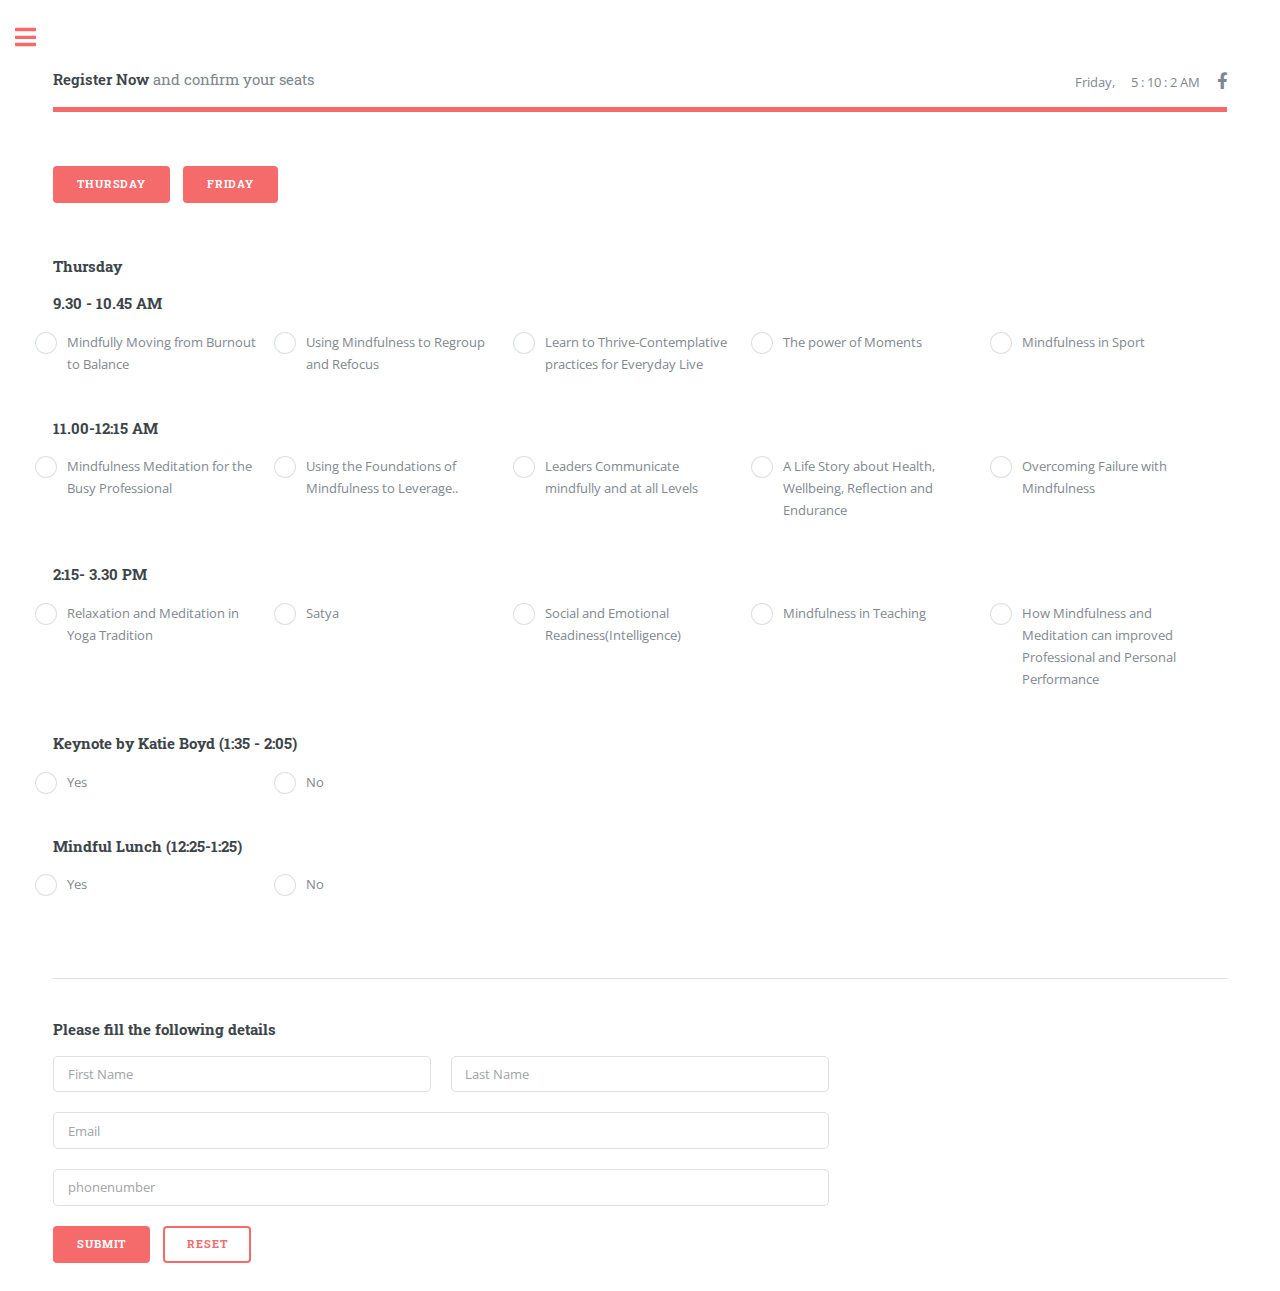
<file: registration.html>
<!DOCTYPE HTML>
<!--
	Editorial by HTML5 UP
	html5up.net | @ajlkn
	Free for personal and commercial use under the CCA 3.0 license (html5up.net/license)
-->
<html>
<head>
    <title>Registration</title>
    <meta charset="utf-8"/>
    <meta name="viewport" content="width=device-width, initial-scale=1, user-scalable=no"/>
    <link rel="stylesheet" href="assets/css/main.css"/>
</head>
<body class="is-preload" onload="hideDivOnLoad()">

<!-- Wrapper -->
<div id="wrapper">

    <!-- Main -->
    <div id="main">
        <div class="inner">
            <!-- Header -->
            <header id="header">
                <a href="index.html" class="logo"><strong>Register Now</strong> and confirm your seats</a>
                <ul class="icons">
                    <li><span id="demo1"></span></li>
                    <li><span id="demo2"></span></li>
                    <li><a href="#" class="icon brands fa-facebook-f"><span class="label">Facebook</span></a></li>
                </ul>
            </header>
            <section>
                <ul class="actions">
                    <li><a href="#" class="button primary" onclick="hideFridayDiv()">Thursday</a></li>
                    <li><a href="#" class="button primary" onclick="hideThrusdayDiv()">Friday</a></li>
                </ul>
            </section>

            <form id="formdesign" action="assets/php/submit.php" method="post">
                <div id="input1">
                    <section>
                        <h4>Thursday</h4>
                        <h4>9.30 - 10.45 AM</h4>
                        <sectionform>
                            <div class="row">
                                <div class="radiobuttonscolumn">
                                    <input type="radio" id="radio11" name="radio1" value=" 9.30-10.45 AM: Mindfully Moving from Burnout to Balance">
                                    <label for="radio11">
                                        <p>Mindfully Moving from Burnout to Balance</p>
                                    </label>
                                </div>
                                <div class="radiobuttonscolumn">
                                    <input type="radio" id="radio12" name="radio1" value="9.30-10.45 AM: Using Mindfulness to Regroup and Refocus">
                                    <label for="radio12">
                                        <p>Using Mindfulness to Regroup and Refocus</p>
                                    </label>
                                </div>
                                <div class="radiobuttonscolumn">
                                    <input type="radio" id="radio13" name="radio1" value=" 9.30-10.45 AM: Learn to Thrive-Contemplative practices for Everyday Live">
                                    <label for="radio13">
                                        <p>Learn to Thrive-Contemplative practices for Everyday Live</p>
                                    </label>
                                </div>
                                <div class="radiobuttonscolumn">
                                    <input type="radio" id="radio14" name="radio1" value="9.30-10.45 AM:The power of Moments">
                                    <label for="radio14">
                                        <p>The power of Moments</p>
                                    </label>
                                </div>
                                <div class="radiobuttonscolumn">
                                    <input type="radio" id="radio15" name="radio1" value="9.30-10.45 AM:Mindfulness in Sport">
                                    <label for="radio15">
                                        <p>Mindfulness in Sport</p>
                                    </label>
                                </div>
                            </div>
                        </sectionform>
                        <sectionform>
                            <h4>11.00-12:15 AM</h4>
                            <div class="row">
                                <div class="radiobuttonscolumn">
                                    <input type="radio" id="radio21" name="radio2" value="11.00-12.15 AM:Mindfulness Meditation for the Busy Professional">
                                    <label for="radio21">
                                        <p>Mindfulness Meditation for the Busy Professional</p>
                                    </label>
                                </div>
                                <div class="radiobuttonscolumn">
                                    <input type="radio" id="radio22" name="radio2" value="11.00-12.15:Using the Foundations of Mindfulness to Leverage..">
                                    <label for="radio22">
                                        <p>Using the Foundations of Mindfulness to Leverage..</p>
                                    </label>
                                </div>
                                <div class="radiobuttonscolumn">
                                    <input type="radio" id="radio23" name="radio2" value="11.00-12.15:Leaders Communicate mindfully and at all Levels">
                                    <label for="radio23">
                                        <p>Leaders Communicate mindfully and at all Levels</p>
                                    </label>
                                </div>
                                <div class="radiobuttonscolumn">
                                    <input type="radio" id="radio24" name="radio2" value="11.00-12.15:A Life Story about Health, Wellbeing, Reflection and Endurance">
                                    <label for="radio24">
                                        <p>A Life Story about Health, Wellbeing, Reflection and Endurance</p>
                                    </label>
                                </div>
                                <div class="radiobuttonscolumn">
                                    <input type="radio" id="radio25" name="radio2" value="11.00-12.15:Overcoming Failure with Mindfulness">
                                    <label for="radio25">
                                        <p>Overcoming Failure with Mindfulness</p>
                                    </label>
                                </div>
                            </div>
                        </sectionform>
                        <sectionform>
                            <h4>2:15- 3.30 PM</h4>
                            <div class="row">
                                <div class="radiobuttonscolumn">
                                    <input type="radio" id="radio31" name="radio3" value="2:15- 3.30:Relaxation and Meditation in Yoga Tradition">
                                    <label for="radio31">
                                        <p>Relaxation and Meditation in Yoga Tradition</p>
                                    </label>
                                </div>
                                <div class="radiobuttonscolumn">
                                    <input type="radio" id="radio32" name="radio3" value="2:15- 3.30:Satya">
                                    <label for="radio32">
                                        <p>Satya</p>
                                    </label>
                                </div>
                                <div class="radiobuttonscolumn">
                                    <input type="radio" id="radio33" name="radio3" value="2:15- 3.30:Social and Emotional Readiness(Intelligence)">
                                    <label for="radio33">
                                        <p>Social and Emotional Readiness(Intelligence)</p>
                                    </label>
                                </div>
                                <div class="radiobuttonscolumn">
                                    <input type="radio" id="radio34" name="radio3" value="2:15- 3.30:Mindfulness in Teaching">
                                    <label for="radio34">
                                        <p>Mindfulness in Teaching</p>
                                    </label>
                                </div>
                                <div class="radiobuttonscolumn">
                                    <input type="radio" id="radio35" name="radio3" value="2:15- 3.30:How Mindfulness and Meditation can improved Professional and Personal
                                            Performance">
                                    <label for="radio35">
                                        <p>How Mindfulness and Meditation can improved Professional and Personal
                                            Performance</p>
                                    </label>
                                </div>
                            </div>
                        </sectionform>
                        <sectionform>
                            <h4>Keynote by Katie Boyd (1:35 - 2:05)</h4>
                            <div class="row">
                                <div class="radiobuttonscolumn">
                                    <input type="radio" id="radio41" name="radio4" value="1.35 - 2.05: Yes">
                                    <label for="radio41">
                                        <p>Yes</p>
                                    </label>
                                </div>
                                <div class="radiobuttonscolumn">
                                    <input type="radio" id="radio42" name="radio4" value="1.35 - 2.05: No">
                                    <label for="radio42">
                                        <p>No</p>
                                    </label>
                                </div>
                            </div>
                        </sectionform>

                        <sectionform>
                            <h4>Mindful Lunch (12:25-1:25)</h4>
                            <div class="row">
                                <div class="radiobuttonscolumn">
                                    <input type="radio" id="radio51" name="radio5" value="(12.25-1.25: Yes">
                                    <label for="radio51">
                                        <p>Yes</p>
                                    </label>
                                </div>
                                <div class="radiobuttonscolumn">
                                    <input type="radio" id="radio52" name="radio5" value="12.25-1.25: No">
                                    <label for="radio52">
                                        <p>No</p>
                                    </label>
                                </div>
                            </div>
                        </sectionform>
                    </section>
                </div>
                <div id="input2">
                    <section>
                        <h4>Friday</h4>
                        <h4>9.30 - 10.45 AM</h4>
                        <sectionform>
                            <div class="row">
                                <div class="radiobuttonscolumn">
                                    <input type="radio" id="radio61" name="radio6" value="9.30 - 10.45 Fulfilling Nutrition Food and Mood">
                                    <label for="radio61">
                                        <p>Fulfilling Nutrition Food and Mood</p>
                                    </label>
                                </div>
                                <div class="radiobuttonscolumn">
                                    <input type="radio" id="radio62" name="radio6" value="9.30 - 10.45 Four Quadrants of Health-Rest, Activity, Nourishment, and cleansing">
                                    <label for="radio62">
                                        <p>Four Quadrants of Health-Rest, Activity, Nourishment, and cleansing</p>
                                    </label>
                                </div>
                                <div class="radiobuttonscolumn">
                                    <input type="radio" id="radio63" name="radio6" value="9.30 - 10.45 Stressful to Successful">
                                    <label for="radio63">
                                        <p>Stressful to Successful</p>
                                    </label>
                                </div>
                                <div class="radiobuttonscolumn">
                                    <input type="radio" id="radio64" name="radio6" value="9.30 - 10.45 Creating a Restorative Practice Culture">
                                    <label for="radio64">
                                        <p>Creating a Restorative Practice Culture</p>
                                    </label>
                                </div>
                                <div class="radiobuttonscolumn">
                                    <input type="radio" id="radio65" name="radio6" value="9.30 - 10.45 Mindfulness Practice with positive thinking">
                                    <label for="radio65">
                                        <p>Mindfulness Practice with positive thinking</p>
                                    </label>
                                </div>
                            </div>
                        </sectionform>
                        <sectionform>
                            <h4>11.00-12:15 AM</h4>
                            <div class="row">
                                <div class="radiobuttonscolumn">
                                    <input type="radio" id="radio71" name="radio2" value="11.00-12:15 AM: Sound Healing with Vibrational Bowls">
                                    <label for="radio71">
                                        <p>Sound Healing with Vibrational Bowls</p>
                                    </label>
                                </div>
                                <div class="radiobuttonscolumn">
                                    <input type="radio" id="radio72" name="radio2" value="11.00-12:15 AM: From Stuck to Action Fast">
                                    <label for="radio72">
                                        <p>From Stuck to Action Fast</p>
                                    </label>
                                </div>
                                <div class="radiobuttonscolumn">
                                    <input type="radio" id="radio73" name="radio2" value="11.00-12:15 AM: Many methods of Mindfulness">
                                    <label for="radio73">
                                        <p>Many methods of Mindfulness</p>
                                    </label>
                                </div>
                                <div class="radiobuttonscolumn">
                                    <input type="radio" id="radio74" name="radio2" value="11.00-12:15 AM: Communicating Mindfully">
                                    <label for="radio74">
                                        <p>Communicating Mindfully</p>
                                    </label>
                                </div>
                                <div class="radiobuttonscolumn">
                                    <input type="radio" id="radio75" name="radio2" value="11.00-12:15 AM: Bliss Break">
                                    <label for="radio75">
                                        <p>Bliss Break</p>
                                    </label>
                                </div>
                            </div>
                        </sectionform>
                        <sectionform>
                            <h4>2:15- 3.30 PM</h4>
                            <div class="row">
                                <div class="radiobuttonscolumn">
                                    <input type="radio" id="radio81" name="radio8" value="2:15- 3.30 PM: The Key to Building your EQ">
                                    <label for="radio81">
                                        <p>The Key to Building your EQ</p>
                                    </label>
                                </div>
                                <div class="radiobuttonscolumn">
                                    <input type="radio" id="radio82" name="radio8" value="2:15- 3.30 PM: Mindfulness Made Easy">
                                    <label for="radio82">
                                        <p>Mindfulness Made Easy</p>
                                    </label>
                                </div>
                                <div class="radiobuttonscolumn">
                                    <input type="radio" id="radio83" name="radio8" value="2:15- 3.30 PM: The conative impact on Student Experience">
                                    <label for="radio83">
                                        <p>The conative impact on Student Experience</p>
                                    </label>
                                </div>
                                <div class="radiobuttonscolumn">
                                    <input type="radio" id="radio84" name="radio8" value="2:15- 3.30 PM: Mindfulness in SNHU Students Health Survey">
                                    <label for="radio84">
                                        <p>Mindfulness in SNHU Students Health Survey</p>
                                    </label>
                                </div>
                                <div class="radiobuttonscolumn">
                                    <input type="radio" id="radio85" name="radio8" value="2:15- 3.30 PM: Intro to Meditation, Learn the Basics of How To Practice">
                                    <label for="radio85">
                                        <p>Intro to Meditation, Learn the Basics of How To Practice</p>
                                    </label>
                                </div>
                            </div>
                        </sectionform>
                        <sectionform>
                            <h4>Keynote by Wil Zemp (1:35 - 2:05)</h4>
                            <div class="row">
                                <div class="radiobuttonscolumn">
                                    <input type="radio" id="radio91" name="radi091" value="1.35 - 2.05: Yes">
                                    <label for="radio91">
                                        <p>Yes</p>
                                    </label>
                                </div>
                                <div class="radiobuttonscolumn">
                                    <input type="radio" id="radio92" name="radio92" value="1.35 - 2.05: No">
                                    <label for="radio92">
                                        <p>No</p>
                                    </label>
                                </div>
                            </div>
                        </sectionform>

                        <sectionform>
                            <h4>Mindful Lunch (12:25-1:25)</h4>
                            <div class="row">
                                <div class="radiobuttonscolumn">
                                    <input type="radio" id="radio101" name="radio5" value="12.25-1.25: Yes">
                                    <label for="radio101">
                                        <p>Yes</p>
                                    </label>
                                </div>
                                <div class="radiobuttonscolumn">
                                    <input type="radio" id="radio102" name="radio5" value="12.25-1.25: No">
                                    <label for="radio102">
                                        <p>No</p>
                                    </label>
                                </div>
                            </div>
                        </sectionform>
                    </section>
                </div>
                <hr class="major"/>
                <section>
                    <h4> Please fill the following details</h4>
                    <div class="row gtr-uniform">
                        <div class="col-4 col-8-xsmall">
                            <input type="text" name="fname" id="fname" value="" placeholder="First Name"/>
                        </div>
                        <div class="col-4 col-8-xsmall">
                            <input type="text" name="lname" id="name" value="" placeholder="Last Name"/>
                        </div>
                        <div class="col-8">
                            <input type="text" name="email" id="email" value="" placeholder="Email"/>
                        </div>
                        <div class="col-8">
                            <input type="text" name="phonenumber" id="pno" value="" placeholder="phonenumber"/>
                        </div>

                        <div class="col-12">
                            <ul class="actions">
                                <li><input type="submit" value="Submit" class="primary"/></li>
                                <li><input type="reset" value="Reset"/></li>
                            </ul>
                        </div>
                    </div>
                </section>

            </form>
        </div>

    </div>

    <!-- Sidebar -->

    <!-- Sidebar -->
    <div id="sidebar">
        <div class="inner">

            <!-- Search -->
            <section id="search" class="alt">
                <form method="post" action="#">
                    <input type="text" name="query" id="query" placeholder="Search"/>
                </form>
            </section>

            <!-- Menu -->
            <nav id="menu">
                <header class="major">
                    <h2>Menu</h2>
                </header>
                <ul>
                    <li><a href="index.html">Homepage</a></li>
                    <li><a href="details.html">Details</a></li>
                    <li>
                        <span class="opener">Mindfulness Team</span>
                        <ul>
                            <li><a href="speakers.html">Keynote Speakers </a></li>
                            <li><a href="otherspeakers.html">Other Speakers</a></li>
                            <li><a href="Team.html">Team</a></li>
                        </ul>
                    </li>
                    <li><a href="registration.html">Registration</a></li>
                    
                </ul>
            </nav>

            <!-- Section -->
            <section>
                <header class="major">
                    <h2>More about SNHU</h2>
                </header>
                <div class="mini-posts">
                    <article>
                        <a href="#" class="image"><img src="images/pic09.jpg" alt=""/></a>

                    </article>
                    <article>
                        <a href="#" class="map">
                            <iframe src="https://www.google.com/maps/embed?pb=!1m18!1m12!1m3
                            !1d2916.0313027318794!2d-71.45537228507582!3d43.040772879147134!2m3!1f0!2
                            f0!3f0!3m2!1i1024!2i768!4f13.1!3m3!1m2!1s0x89e24595182c672d%3A0x1af9c9f4bffd579e!
                            2sSouthern+New+Hampshire+University!5e0!3m2!1sen!2sus!4v1564766347935!5m2!1sen!2sus"
                                    width="288" height="174" frameborder="0" style="border:0" allowfullscreen></iframe>
                        </a>

                    </article>
                    <article>
                        <iframe src="https://calendar.google.com/calendar/embed?src=ko98ft6c2knrm0hhfdl5lnqvik%40group.calendar.google.com&ctz=America%2FNew_York"
                                style="border: 0" width="288" height="174" frameborder="0" scrolling="no"></iframe>

                    </article>

                </div>

            </section>

            <!-- Section -->
            <section>
                <header class="major">
                    <h2>Get in touch</h2>
                </header>
                <p>Contact us to know more about the event and why you should register</p>
                <ul class="contact">
                    <li class="icon solid fa-envelope"><a href="#">information@mindfulness.com</a></li>
                    <li class="icon solid fa-phone">(603)4503-345</li>
                    <li class="icon solid fa-home">2500 N River Rd,<br/>
                        Hooksett, NH 03106
                    </li>
                </ul>
            </section>

            <!-- Footer -->
            <footer id="footer">
                <p class="copyright">&copy; Untitled. All rights reserved, Developer: Shova Niraula </p>
            </footer>

        </div>
    </div

</div>


<!-- Scripts -->
<script src="assets/js/jquery.min.js"></script>
<script src="assets/js/browser.min.js"></script>
<script src="assets/js/breakpoints.min.js"></script>
<script src="assets/js/util.js"></script>

<script src="assets/js/main.js"></script>

<script src="assets/js/datetime.js"></script>
<script src="assets/js/page.js"></script>
</body>
</html>
</file>
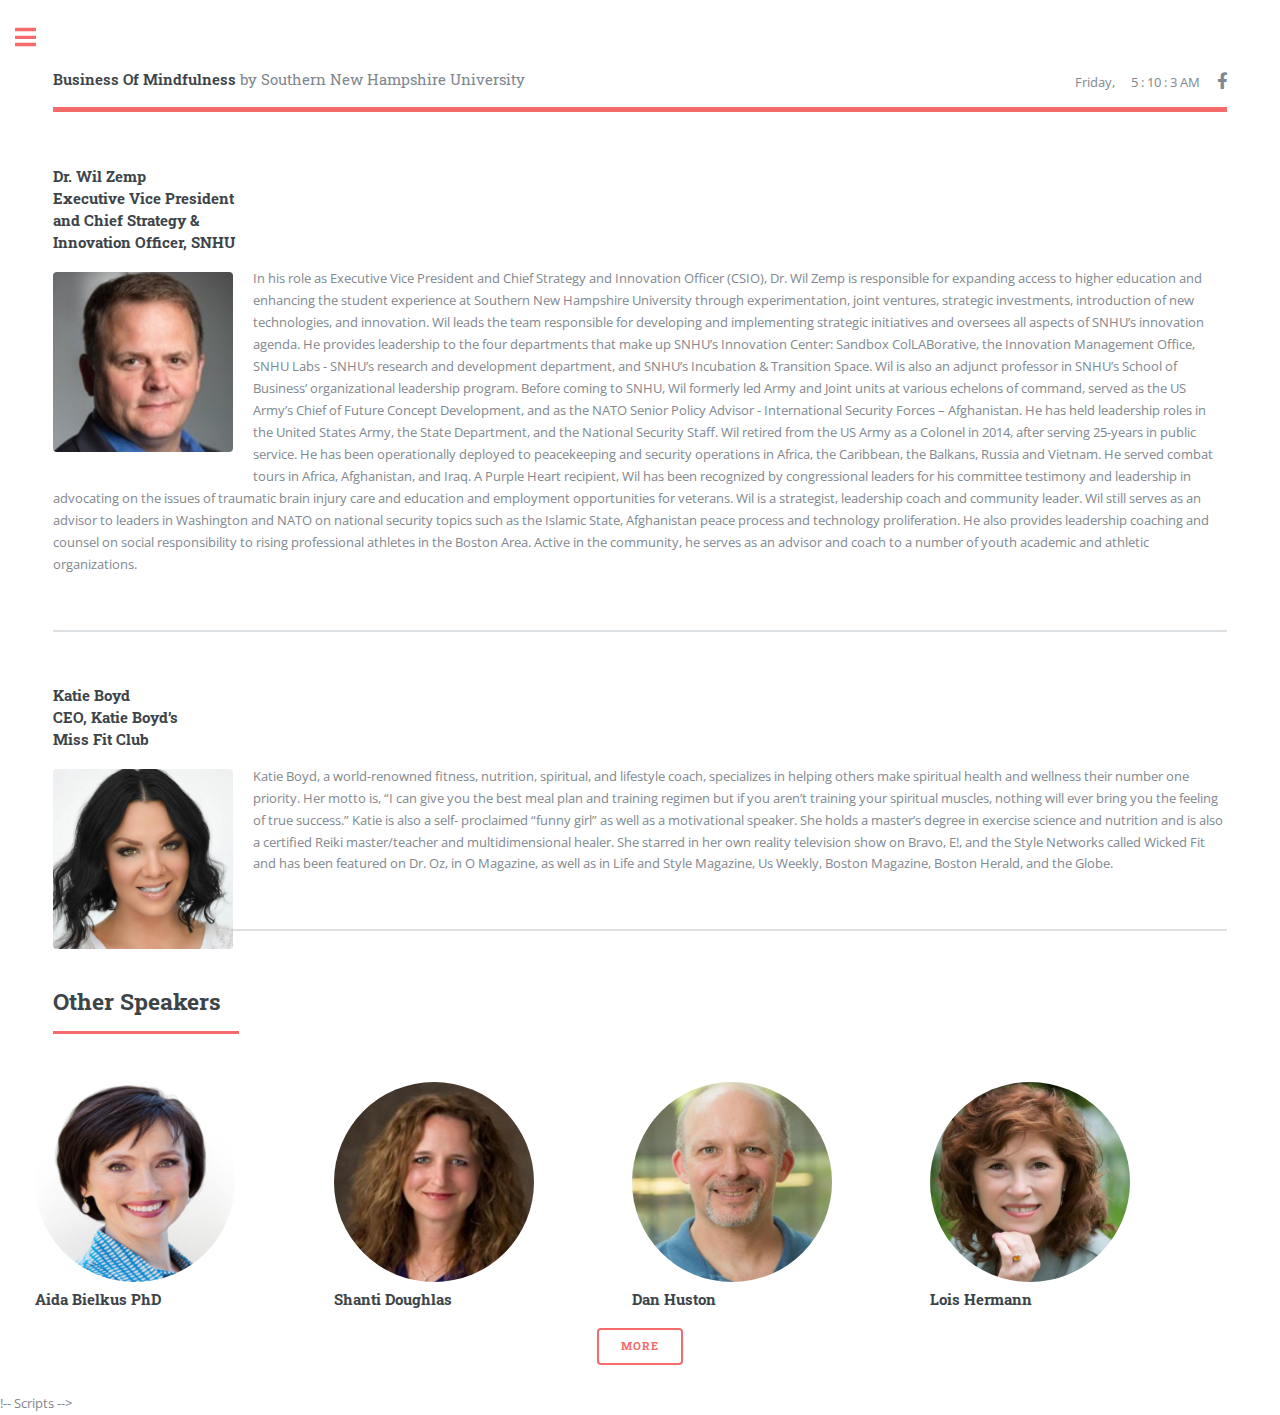
<file: speakers.html>
<!DOCTYPE HTML>
<!--
	Editorial by HTML5 UP
	html5up.net | @ajlkn
	Free for personal and commercial use under the CCA 3.0 license (html5up.net/license)
-->
<html>
<head>
    <title>Business Of Mindfulness</title>
    <meta charset="utf-8"/>
    <meta name="viewport" content="width=device-width, initial-scale=1, user-scalable=no"/>
    <link rel="stylesheet" href="assets/css/main.css"/>
</head>
<body>


<!-- Wrapper -->
<div id="wrapper">

    <!-- Main -->
    <div id="main">
        <div class="inner">
            <!-- Header -->
            <header id="header">
                <a href="index.html" class="logo"><strong>Business Of Mindfulness</strong> by Southern New Hampshire
                    University</a>
                <ul class="icons">
                    <li><span id="demo1"></span></li>
                    <li><span id="demo2"></span></li>
                    <li><a href="#" class="icon brands fa-facebook-f"><span class="label">Facebook</span></a></li>
                </ul>
            </header>

            <!-- Section -->
            <section>
                <h4>Dr. Wil Zemp<br>
                    Executive Vice President<br>
                    and Chief Strategy &<br>
                    Innovation Officer, SNHU</h4>
                <p><span class="image left"><img src="images/pic05.jpg" alt=""/></span>In his role as Executive Vice
                    President and Chief Strategy and Innovation Officer (CSIO), Dr. Wil Zemp is responsible for
                    expanding access to higher education and enhancing the student experience at Southern New Hampshire
                    University through experimentation, joint ventures, strategic investments, introduction of new
                    technologies, and innovation. Wil leads the team responsible for developing and implementing
                    strategic initiatives and oversees all aspects of SNHU’s innovation agenda. He provides leadership
                    to the four departments that make up SNHU’s Innovation Center: Sandbox ColLABorative, the Innovation
                    Management Office, SNHU Labs - SNHU’s research and development department, and SNHU’s Incubation &
                    Transition Space. Wil is also an adjunct professor in SNHU’s School of Business’ organizational
                    leadership program.
                    Before coming to SNHU, Wil formerly led Army and Joint units at various echelons of command, served
                    as the US Army’s Chief of Future Concept Development, and as the NATO Senior Policy Advisor -
                    International Security Forces – Afghanistan. He has held leadership roles in the United States Army,
                    the State Department, and the National Security Staff. Wil retired from the US Army as a Colonel in
                    2014, after serving 25-years in public service. He has been operationally deployed to peacekeeping
                    and security operations in Africa, the Caribbean, the Balkans, Russia and Vietnam. He served combat
                    tours in Africa, Afghanistan, and Iraq.
                    A Purple Heart recipient, Wil has been recognized by congressional leaders for his committee
                    testimony and leadership in advocating on the issues of traumatic brain injury care and education
                    and employment opportunities for veterans.
                    Wil is a strategist, leadership coach and community leader. Wil still serves as an advisor to
                    leaders in Washington and NATO on national security topics such as the Islamic State, Afghanistan
                    peace process and technology proliferation. He also provides leadership coaching and counsel on
                    social responsibility to rising professional athletes in the Boston Area. Active in the community,
                    he serves as an advisor and coach to a number of youth academic and athletic organizations.</p>
            </section>
            <section>
                <h4>Katie Boyd<br>
                    CEO, Katie Boyd’s<br>
                    Miss Fit Club
                </h4>
                <p><span class="image left"><img src="images/pic06.jpg" alt=""/></span>Katie Boyd, a world-renowned
                    fitness, nutrition, spiritual, and lifestyle coach, specializes in helping others make spiritual
                    health and wellness their number one priority. Her motto is, “I can give you the best meal plan and
                    training regimen but if you aren’t training your
                    spiritual muscles, nothing will ever bring you the feeling of true success.” Katie is also a self-
                    proclaimed “funny girl” as well as a motivational speaker. She holds a master’s degree in exercise
                    science and nutrition and is also a certified Reiki master/teacher and multidimensional healer. She
                    starred in her own reality television show on Bravo, E!, and
                    the Style Networks called Wicked Fit and has been featured on Dr. Oz, in O Magazine, as well as in
                    Life and Style Magazine, Us Weekly, Boston Magazine, Boston Herald, and the Globe.</p>
            </section>

            <section>
                <header class="major">
                    <h2>Other Speakers</h2>
                </header>
                <div class="lastrow">

                    <div class="row">
                        <div class="column">

                            <img src="images/pic12.jpg" alt="">
                            <h4>Aida Bielkus PhD<br></h4>
                        </div>
                        <div class="column">
                            <img src="images/pic13.jpg" alt="">
                            <h4>Shanti Doughlas
                            </h4>
                        </div>
                        <div class="column">
                            <img src="images/pic14.jpg" alt="">
                            <h4>Dan Huston</h4>
                        </div>
                        <div class="column">
                            <img src="images/pic15.jpg" alt="">
                            <h4>Lois Hermann</h4>
                        </div>

                    </div>
                </div>
                <div class="presentersmore">
                    <a href="speakers.html" class="button">More</a>
                </div>
            </section>

        </div>
    </div>

    <!-- Sidebar -->
    <div id="sidebar">
        <div class="inner">

            <!-- Search -->
            <section id="search" class="alt">
                <form method="post" action="#">
                    <input type="text" name="query" id="query" placeholder="Search"/>
                </form>
            </section>

            <!-- Menu -->
            <nav id="menu">
                <header class="major">
                    <h2>Menu</h2>
                </header>
                <ul>
                    <li><a href="index.html">Homepage</a></li>
                    <li><a href="details.html">Details</a></li>
                    <li>
                        <span class="opener">Mindfulness Team</span>
                        <ul>
                            <li><a href="speakers.html">Keynote Speakers </a></li>
                            <li><a href="otherspeakers.html">Other Speakers</a></li>
                            <li><a href="Team.html">Team</a></li>
                        </ul>
                    </li>
                    <li><a href="registration.html">Registration</a></li>

                </ul>
            </nav>

            <!-- Section -->
            <section>
                <header class="major">
                    <h2>More about SNHU</h2>
                </header>
                <div class="mini-posts">
                    <article>
                        <a href="#" class="image"><img src="images/pic09.jpg" alt=""/></a>

                    </article>
                    <article>
                        <a href="#" class="map">
                            <iframe src="https://www.google.com/maps/embed?pb=!1m18!1m12!1m3
                            !1d2916.0313027318794!2d-71.45537228507582!3d43.040772879147134!2m3!1f0!2
                            f0!3f0!3m2!1i1024!2i768!4f13.1!3m3!1m2!1s0x89e24595182c672d%3A0x1af9c9f4bffd579e!
                            2sSouthern+New+Hampshire+University!5e0!3m2!1sen!2sus!4v1564766347935!5m2!1sen!2sus"
                                    width="288" height="174" frameborder="0" style="border:0" allowfullscreen></iframe>
                        </a>

                    </article>
                    <article>
                        <iframe src="https://calendar.google.com/calendar/embed?src=ko98ft6c2knrm0hhfdl5lnqvik%40group.calendar.google.com&ctz=America%2FNew_York"
                                style="border: 0" width="288" height="174" frameborder="0" scrolling="no"></iframe>

                    </article>

                </div>

            </section>

            <!-- Section -->
            <section>
                <header class="major">
                    <h2>Get in touch</h2>
                </header>
                <p>Contact us to know more about the event and why you should register</p>
                <ul class="contact">
                    <li class="icon solid fa-envelope"><a href="#">information@mindfulness.com</a></li>
                    <li class="icon solid fa-phone">(603)4503-345</li>
                    <li class="icon solid fa-home">2500 N River Rd,<br/>
                        Hooksett, NH 03106
                    </li>
                </ul>
            </section>

            <!-- Footer -->
            <footer id="footer">
                <p class="copyright">&copy; Untitled. All rights reserved, Developer: Shova Niraula </p>
            </footer>

        </div>
    </div>

</div>
!-- Scripts -->
<script src="assets/js/jquery.min.js"></script>
<script src="assets/js/browser.min.js"></script>
<script src="assets/js/breakpoints.min.js"></script>
<script src="assets/js/util.js"></script>
<script src="assets/js/main.js"></script>
<script src="assets/js/datetime.js"></script>
<script src="assets/js/readmore.js"></script>
</body>
</html>
</file>
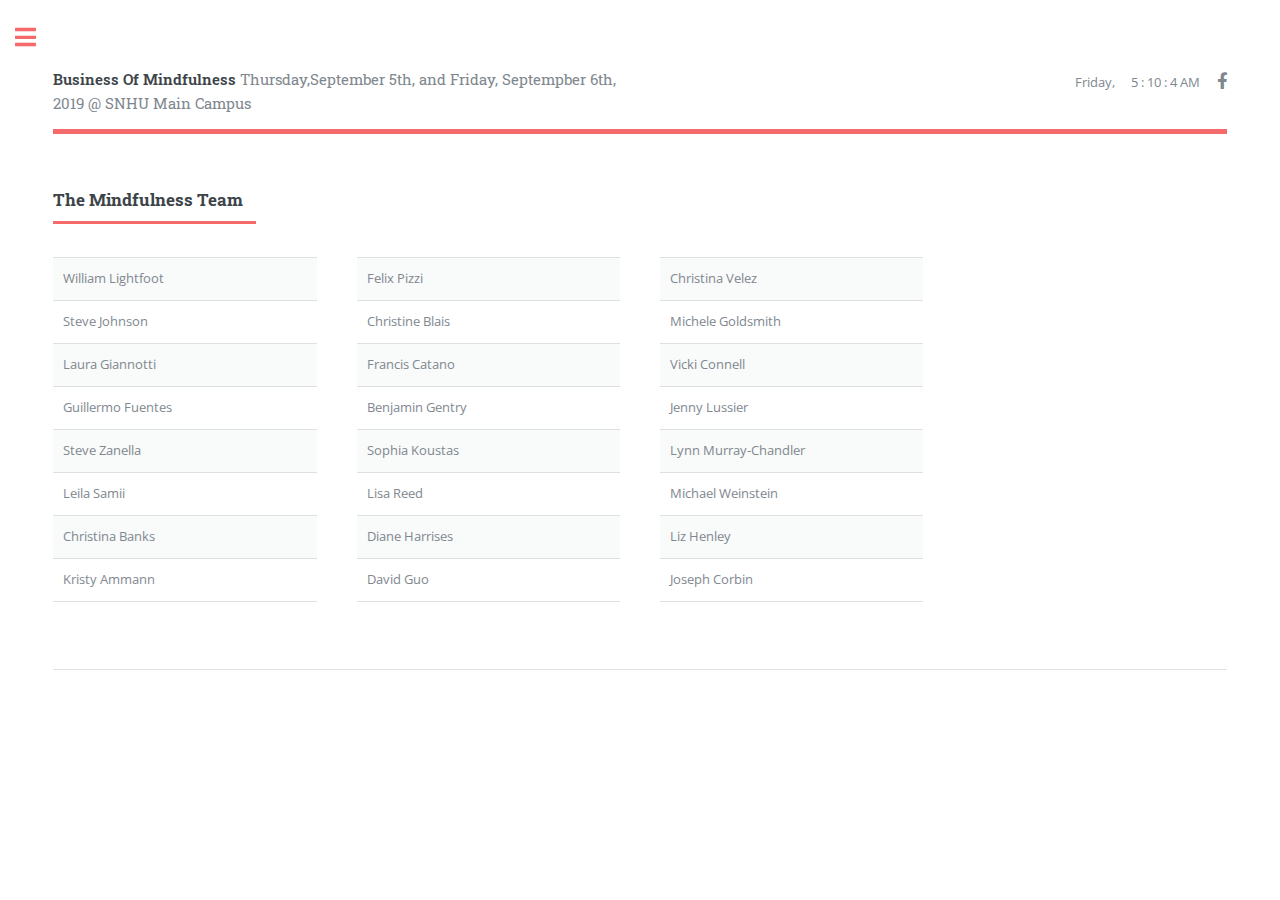
<file: Team.html>
<!DOCTYPE HTML>
<!--
	Editorial by HTML5 UP
	html5up.net | @ajlkn
	Free for personal and commercial use under the CCA 3.0 license (html5up.net/license)
-->
<html>
<head>
    <title> Event Details</title>
    <meta charset="utf-8"/>
    <meta name="viewport" content="width=device-width, initial-scale=1, user-scalable=no"/>
    <link rel="stylesheet" href="assets/css/main.css"/>
</head>
<body class="is-preload">

<!-- Wrapper -->
<div id="wrapper">

    <!-- Main -->
    <div id="main">
        <div class="inner">

            <!-- Header -->
            <header id="header">
                <a href="index.html" class="logo"><strong>Business Of Mindfulness</strong> Thursday,September 5th, and
                    Friday, Septempber 6th, 2019 @ SNHU Main Campus</a>
                <ul class="icons">
                    <li><span id="demo1"></span></li>
                    <li><span id="demo2"></span></li>
                    <li><a href="#" class="icon brands fa-facebook-f"><span class="label">Facebook</span></a></li>
                </ul>
            </header>

            <!-- Content -->
            <section>
                <header class="major">
                    <h3>The Mindfulness Team</h3>
                </header>

                <div class="row gtr-200">
                    <div class="col-3 col-9-medium">
                        <div class="table-wrapper">
                            <table>

                                <tr>
                                    <td>William Lightfoot</td>
                                </tr>
                                <tr>
                                    <td>Steve Johnson</td>
                                </tr>
                                <tr>
                                    <td>Laura Giannotti</td>
                                </tr>
                                <tr>
                                    <td>Guillermo Fuentes</td>
                                </tr>
                                <tr>
                                    <td>Steve Zanella</td>
                                </tr>
                                <tr>
                                    <td>Leila Samii</td>
                                </tr>
                                <tr>
                                    <td>Christina Banks</td>
                                </tr>
                                <tr>
                                    <td>Kristy Ammann</td>
                                </tr>

                            </table>
                        </div>
                    </div>

                    <div class="col-3 col-9-medium">
                        <div class="table-wrapper">
                            <table>

                                <tr>
                                    <td>Felix Pizzi</td>
                                </tr>
                                <tr>
                                    <td>Christine Blais</td>
                                </tr>
                                <tr>
                                    <td>Francis Catano</td>
                                </tr>
                                <tr>
                                    <td>Benjamin Gentry</td>
                                </tr>
                                <tr>
                                    <td>Sophia Koustas</td>
                                </tr>
                                <tr>
                                    <td> Lisa Reed</td>
                                </tr>
                                <tr>
                                    <td>Diane Harrises</td>
                                </tr>
                                <tr>
                                    <td>David Guo</td>
                                </tr>

                            </table>
                        </div>
                    </div>

                    <div class="col-3 col-9-medium">
                        <div class="table-wrapper">
                            <table>

                                <tr>
                                    <td>Christina Velez</td>
                                </tr>
                                <tr>
                                    <td>Michele Goldsmith</td>
                                </tr>
                                <tr>
                                    <td>Vicki Connell</td>
                                </tr>
                                <tr>
                                    <td>Jenny Lussier</td>
                                </tr>
                                <tr>
                                    <td>Lynn Murray-Chandler</td>
                                </tr>
                                <tr>
                                    <td>Michael Weinstein</td>
                                </tr>
                                <tr>
                                    <td>Liz Henley</td>
                                </tr>
                                <tr>
                                    <td> Joseph Corbin</td>
                                </tr>
                            </table>
                        </div>
                    </div>
                </div>
                <hr class="major"/>

        </div>
    </div>

    <!-- Sidebar -->
    <div id="sidebar">
        <div class="inner">

            <!-- Search -->
            <section id="search" class="alt">
                <form method="post" action="#">
                    <input type="text" name="query" id="query" placeholder="Search"/>
                </form>
            </section>

            <!-- Menu -->
            <nav id="menu">
                <header class="major">
                    <h2>Menu</h2>
                </header>
                <ul>
                    <li><a href="index.html">Homepage</a></li>
                    <li><a href="details.html">Details</a></li>
                    <li>
                        <span class="opener">Mindfulness Team</span>
                        <ul>
                            <li><a href="speakers.html">Keynote Speakers </a></li>
                            <li><a href="otherspeakers.html">Other Speakers</a></li>
                            <li><a href="Team.html">Team</a></li>
                        </ul>
                    </li>
                    <li><a href="registration.html">Registration</a></li>

                </ul>
            </nav>

            <!-- Section -->
            <section>
                <header class="major">
                    <h2>Get in touch</h2>
                </header>
                <p>Contact us to know more about the event and why you should register</p>
                <ul class="contact">
                    <li class="icon solid fa-envelope"><a href="#">information@mindfulness.com</a></li>
                    <li class="icon solid fa-phone">(603)4503-345</li>
                    <li class="icon solid fa-home">2500 N River Rd,<br/>
                        Hooksett, NH 03106
                    </li>
                </ul>
            </section>

            <!-- Footer -->
            <footer id="footer">
                <p class="copyright">&copy; Untitled. All rights reserved, Developer: Shova Niraula </p>
            </footer>

        </div>
    </div>
</div>

<!-- Scripts -->
<script src="assets/js/jquery.min.js"></script>
<script src="assets/js/browser.min.js"></script>
<script src="assets/js/breakpoints.min.js"></script>
<script src="assets/js/util.js"></script>
<script src="assets/js/main.js"></script>
<script src="assets/js/datetime.js"></script>
<script src="assets/js/printconfirmation.js"></script>

</body>
</html>
</file>
<file: assets/css/main.css>
@import url(fontawesome-all.min.css);
@import url("https://fonts.googleapis.com/css?family=Open+Sans:400,600,400italic,600italic|Roboto+Slab:400,700");

/*
	Editorial by HTML5 UP
	html5up.net | @ajlkn
	Free for personal and commercial use under the CCA 3.0 license (html5up.net/license)
*/

html, body, div, span, applet, object,
iframe, h1, h2, h3, h4, h5, h6, p, blockquote,
pre, a, abbr, acronym, address, big, cite,
code, del, dfn, em, img, ins, kbd, q, s, samp,
small, strike, strong, sub, sup, tt, var, b,
u, i, center, dl, dt, dd, ol, ul, li, fieldset,
form, label, legend, table, caption, tbody,
tfoot, thead, tr, th, td, article, aside,
canvas, details, embed, figure, figcaption,
footer, header, hgroup, menu, nav, output, ruby,
section, summary, time, mark, audio, video {
	margin: 0;
	padding: 0;
	border: 0;
	font-size: 100%;
	font: inherit;
	vertical-align: baseline;}

article, aside, details, figcaption, figure,
footer, header, hgroup, menu, nav, section {
	display: block;}

body {
	line-height: 1;
}

ol, ul {
	list-style: none;
}

blockquote, q {
	quotes: none;
}

	blockquote:before, blockquote:after, q:before, q:after {
		content: '';
		content: none;
	}

table {
	border-collapse: collapse;
	border-spacing: 0;
}

body {
	-webkit-text-size-adjust: none;
}

mark {
	background-color: transparent;
	color: inherit;
}

input::-moz-focus-inner {
	border: 0;
	padding: 0;
}

input, select, textarea {
	-moz-appearance: none;
	-webkit-appearance: none;
	-ms-appearance: none;
	appearance: none;
}

/* Basic */

	@-ms-viewport {
		width: device-width;
	}

	body {
		-ms-overflow-style: scrollbar;
	}

	@media screen and (max-width: 480px) {

		html, body {
			min-width: 320px;
		}

	}

	html {
		box-sizing: border-box;
	}

	*, *:before, *:after {
		box-sizing: inherit;
	}

	body {
		background: #ffffff;
	}

		body.is-preload *, body.is-preload *:before, body.is-preload *:after, body.is-resizing *, body.is-resizing *:before, body.is-resizing *:after {
			-moz-animation: none !important;
			-webkit-animation: none !important;
			-ms-animation: none !important;
			animation: none !important;
			-moz-transition: none !important;
			-webkit-transition: none !important;
			-ms-transition: none !important;
			transition: none !important;
		}

/* Type */

	body, input, select, textarea {
		color: #7f888f;
		font-family: "Open Sans", sans-serif;
		font-size: 13pt;
		font-weight: 400;
		line-height: 1.65;
	}

		@media screen and (max-width: 1680px) {

			body, input, select, textarea {
				font-size: 11pt;
			}

		}

		@media screen and (max-width: 1280px) {

			body, input, select, textarea {
				font-size: 10pt;
			}

		}

		@media screen and (max-width: 360px) {

			body, input, select, textarea {
				font-size: 9pt;
			}

		}

	a {
		-moz-transition: color 0.2s ease-in-out, border-bottom-color 0.2s ease-in-out;
		-webkit-transition: color 0.2s ease-in-out, border-bottom-color 0.2s ease-in-out;
		-ms-transition: color 0.2s ease-in-out, border-bottom-color 0.2s ease-in-out;
		transition: color 0.2s ease-in-out, border-bottom-color 0.2s ease-in-out;
		border-bottom: dotted 1px;
		color: #f56a6a;
		text-decoration: none;
	}

		a:hover {
			border-bottom-color: #f56a6a;
			color: #f56a6a !important;
		}

			a:hover strong {
				color: inherit;
			}

	strong, b {
		color: #3d4449;
		font-weight: 600;
	}

	em, i {
		font-style: italic;
	}

	p {
		margin: 0 0 2em 0;
	}

	h1, h2, h3, h4, h5, h6 {
		color: #3d4449;
		font-family: "Roboto Slab", serif;
		font-weight: 700;
		line-height: 1.5;
		margin: 0 0 1em 0;
	}

		h1 a, h2 a, h3 a, h4 a, h5 a, h6 a {
			color: inherit;
			text-decoration: none;
			border-bottom: 0;
		}

	h1 {
		font-size: 4em;
		margin: 0 0 0.5em 0;
		line-height: 1.3;
	}

	h2 {
		font-size: 1.75em;
	}

	h3 {
		font-size: 1.25em;
	}

	h4 {
		font-size: 1.1em;
	}

	h5 {
		font-size: 0.9em;
	}

	h6 {
		font-size: 0.7em;
	}

	@media screen and (max-width: 1680px) {

		h1 {
			font-size: 3.5em;
		}

	}

	@media screen and (max-width: 980px) {

		h1 {
			font-size: 3.25em;
		}

	}

	@media screen and (max-width: 736px) {

		h1 {
			font-size: 2em;
			line-height: 1.4;
		}

		h2 {
			font-size: 1.5em;
		}

	}

	sub {
		font-size: 0.8em;
		position: relative;
		top: 0.5em;
	}

	sup {
		font-size: 0.8em;
		position: relative;
		top: -0.5em;
	}

	blockquote {
		border-left: solid 3px rgba(210, 215, 217, 0.75);
		font-style: italic;
		margin: 0 0 2em 0;
		padding: 0.5em 0 0.5em 2em;
	}

	code {
		background: rgba(230, 235, 237, 0.25);
		border-radius: 0.375em;
		border: solid 1px rgba(210, 215, 217, 0.75);
		font-family: "Courier New", monospace;
		font-size: 0.9em;
		margin: 0 0.25em;
		padding: 0.25em 0.65em;
	}

	pre {
		-webkit-overflow-scrolling: touch;
		font-family: "Courier New", monospace;
		font-size: 0.9em;
		margin: 0 0 2em 0;
	}

		pre code {
			display: block;
			line-height: 1.75;
			padding: 1em 1.5em;
			overflow-x: auto;
		}

	hr {
		border: 0;
		border-bottom: solid 1px rgba(210, 215, 217, 0.75);
		margin: 2em 0;
	}

		hr.major {
			margin: 3em 0;
		}

	.align-left {
		text-align: left;
	}

	.align-center {
		text-align: center;
	}

	.align-right {
		text-align: right;
	}

/* Row */

	.row {
		display: flex;
		flex-wrap: wrap;
		box-sizing: border-box;
		align-items: stretch;
	}

		.row > * {
			box-sizing: border-box;
		}

		.row.gtr-uniform > * > :last-child {
			margin-bottom: 0;
		}

		.row.aln-left {
			justify-content: flex-start;
		}

		.row.aln-center {
			justify-content: center;
		}

		.row.aln-right {
			justify-content: flex-end;
		}

		.row.aln-top {
			align-items: flex-start;
		}

		.row.aln-middle {
			align-items: center;
		}

		.row.aln-bottom {
			align-items: flex-end;
		}

		.row > .imp {
			order: -1;
		}

		.row > .col-1 {
			width: 8.33333%;
		}

		.row > .off-1 {
			margin-left: 8.33333%;
		}

		.row > .col-2 {
			width: 16.66667%;
		}

		.row > .off-2 {
			margin-left: 16.66667%;
		}

		.row > .col-3 {
			width: 25%;
		}

		.row > .off-3 {
			margin-left: 25%;
		}

		.row > .col-4 {
			width: 33.33333%;
		}

		.row > .off-4 {
			margin-left: 33.33333%;
		}

		.row > .col-5 {
			width: 41.66667%;
		}

		.row > .off-5 {
			margin-left: 41.66667%;
		}

		.row > .col-6 {
			width: 50%;
		}

		.row > .off-6 {
			margin-left: 50%;
		}

		.row > .col-7 {
			width: 58.33333%;
		}

		.row > .off-7 {
			margin-left: 58.33333%;
		}

		.row > .col-8 {
			width: 66.66667%;
		}

		.row > .off-8 {
			margin-left: 66.66667%;
		}

		.row > .col-9 {
			width: 75%;
		}

		.row > .off-9 {
			margin-left: 75%;
		}

		.row > .col-10 {
			width: 83.33333%;
		}

		.row > .off-10 {
			margin-left: 83.33333%;
		}

		.row > .col-11 {
			width: 91.66667%;
		}

		.row > .off-11 {
			margin-left: 91.66667%;
		}

		.row > .col-12 {
			width: 100%;
		}

		.row > .off-12 {
			margin-left: 100%;
		}

		.row.gtr-0 {
			margin-top: 0;
			margin-left: 0em;
		}

			.row.gtr-0 > * {
				padding: 0 0 0 0em;
			}

			.row.gtr-0.gtr-uniform {
				margin-top: 0em;
			}

				.row.gtr-0.gtr-uniform > * {
					padding-top: 0em;
				}

		.row.gtr-25 {
			margin-top: 0;
			margin-left: -0.375em;
		}

			.row.gtr-25 > * {
				padding: 0 0 0 0.375em;
			}

			.row.gtr-25.gtr-uniform {
				margin-top: -0.375em;
			}

				.row.gtr-25.gtr-uniform > * {
					padding-top: 0.375em;
				}

		.row.gtr-50 {
			margin-top: 0;
			margin-left: -0.75em;
		}

			.row.gtr-50 > * {
				padding: 0 0 0 0.75em;
			}

			.row.gtr-50.gtr-uniform {
				margin-top: -0.75em;
			}

				.row.gtr-50.gtr-uniform > * {
					padding-top: 0.75em;
				}

		.row {
			margin-top: 0;
			margin-left: -1.5em;
		}

			.row > * {
				padding: 0 0 0 1.5em;
			}

			.row.gtr-uniform {
				margin-top: -1.5em;
			}

				.row.gtr-uniform > * {
					padding-top: 1.5em;
				}

		.row.gtr-150 {
			margin-top: 0;
			margin-left: -2.25em;
		}

			.row.gtr-150 > * {
				padding: 0 0 0 2.25em;
			}

			.row.gtr-150.gtr-uniform {
				margin-top: -2.25em;
			}

				.row.gtr-150.gtr-uniform > * {
					padding-top: 2.25em;
				}

		.row.gtr-200 {
			margin-top: 0;
			margin-left: -3em;
		}

			.row.gtr-200 > * {
				padding: 0 0 0 3em;
			}

			.row.gtr-200.gtr-uniform {
				margin-top: -3em;
			}

				.row.gtr-200.gtr-uniform > * {
					padding-top: 3em;
				}

		@media screen and (max-width: 1680px) {

			.row {
				display: flex;
				flex-wrap: wrap;
				box-sizing: border-box;
				align-items: stretch;
			}

				.row > * {
					box-sizing: border-box;
				}

				.row.gtr-uniform > * > :last-child {
					margin-bottom: 0;
				}

				.row.aln-left {
					justify-content: flex-start;
				}

				.row.aln-center {
					justify-content: center;
				}

				.row.aln-right {
					justify-content: flex-end;
				}

				.row.aln-top {
					align-items: flex-start;
				}

				.row.aln-middle {
					align-items: center;
				}

				.row.aln-bottom {
					align-items: flex-end;
				}

				.row > .imp-xlarge {
					order: -1;
				}

				.row > .col-1-xlarge {
					width: 8.33333%;
				}

				.row > .off-1-xlarge {
					margin-left: 8.33333%;
				}

				.row > .col-2-xlarge {
					width: 16.66667%;
				}

				.row > .off-2-xlarge {
					margin-left: 16.66667%;
				}

				.row > .col-3-xlarge {
					width: 25%;
				}

				.row > .off-3-xlarge {
					margin-left: 25%;
				}

				.row > .col-4-xlarge {
					width: 33.33333%;
				}

				.row > .off-4-xlarge {
					margin-left: 33.33333%;
				}

				.row > .col-5-xlarge {
					width: 41.66667%;
				}

				.row > .off-5-xlarge {
					margin-left: 41.66667%;
				}

				.row > .col-6-xlarge {
					width: 50%;
				}

				.row > .off-6-xlarge {
					margin-left: 50%;
				}

				.row > .col-7-xlarge {
					width: 58.33333%;
				}

				.row > .off-7-xlarge {
					margin-left: 58.33333%;
				}

				.row > .col-8-xlarge {
					width: 66.66667%;
				}

				.row > .off-8-xlarge {
					margin-left: 66.66667%;
				}

				.row > .col-9-xlarge {
					width: 75%;
				}

				.row > .off-9-xlarge {
					margin-left: 75%;
				}

				.row > .col-10-xlarge {
					width: 83.33333%;
				}

				.row > .off-10-xlarge {
					margin-left: 83.33333%;
				}

				.row > .col-11-xlarge {
					width: 91.66667%;
				}

				.row > .off-11-xlarge {
					margin-left: 91.66667%;
				}

				.row > .col-12-xlarge {
					width: 100%;
				}

				.row > .off-12-xlarge {
					margin-left: 100%;
				}

				.row.gtr-0 {
					margin-top: 0;
					margin-left: 0em;
				}

					.row.gtr-0 > * {
						padding: 0 0 0 0em;
					}

					.row.gtr-0.gtr-uniform {
						margin-top: 0em;
					}

						.row.gtr-0.gtr-uniform > * {
							padding-top: 0em;
						}

				.row.gtr-25 {
					margin-top: 0;
					margin-left: -0.375em;
				}

					.row.gtr-25 > * {
						padding: 0 0 0 0.375em;
					}

					.row.gtr-25.gtr-uniform {
						margin-top: -0.375em;
					}

						.row.gtr-25.gtr-uniform > * {
							padding-top: 0.375em;
						}

				.row.gtr-50 {
					margin-top: 0;
					margin-left: -0.75em;
				}

					.row.gtr-50 > * {
						padding: 0 0 0 0.75em;
					}

					.row.gtr-50.gtr-uniform {
						margin-top: -0.75em;
					}

						.row.gtr-50.gtr-uniform > * {
							padding-top: 0.75em;
						}

				.row {
					margin-top: 0;
					margin-left: -1.5em;
				}

					.row > * {
						padding: 0 0 0 1.5em;
					}

					.row.gtr-uniform {
						margin-top: -1.5em;
					}

						.row.gtr-uniform > * {
							padding-top: 1.5em;
						}

				.row.gtr-150 {
					margin-top: 0;
					margin-left: -2.25em;
				}

					.row.gtr-150 > * {
						padding: 0 0 0 2.25em;
					}

					.row.gtr-150.gtr-uniform {
						margin-top: -2.25em;
					}

						.row.gtr-150.gtr-uniform > * {
							padding-top: 2.25em;
						}

				.row.gtr-200 {
					margin-top: 0;
					margin-left: -3em;
				}

					.row.gtr-200 > * {
						padding: 0 0 0 3em;
					}

					.row.gtr-200.gtr-uniform {
						margin-top: -3em;
					}

						.row.gtr-200.gtr-uniform > * {
							padding-top: 3em;
						}

		}

		@media screen and (max-width: 1280px) {

			.row {
				display: flex;
				flex-wrap: wrap;
				box-sizing: border-box;
				align-items: stretch;
			}

				.row > * {
					box-sizing: border-box;
				}

				.row.gtr-uniform > * > :last-child {
					margin-bottom: 0;
				}

				.row.aln-left {
					justify-content: flex-start;
				}

				.row.aln-center {
					justify-content: center;
				}

				.row.aln-right {
					justify-content: flex-end;
				}

				.row.aln-top {
					align-items: flex-start;
				}

				.row.aln-middle {
					align-items: center;
				}

				.row.aln-bottom {
					align-items: flex-end;
				}

				.row > .imp-large {
					order: -1;
				}

				.row > .col-1-large {
					width: 8.33333%;
				}

				.row > .off-1-large {
					margin-left: 8.33333%;
				}

				.row > .col-2-large {
					width: 16.66667%;
				}

				.row > .off-2-large {
					margin-left: 16.66667%;
				}

				.row > .col-3-large {
					width: 25%;
				}

				.row > .off-3-large {
					margin-left: 25%;
				}

				.row > .col-4-large {
					width: 33.33333%;
				}

				.row > .off-4-large {
					margin-left: 33.33333%;
				}

				.row > .col-5-large {
					width: 41.66667%;
				}

				.row > .off-5-large {
					margin-left: 41.66667%;
				}

				.row > .col-6-large {
					width: 50%;
				}

				.row > .off-6-large {
					margin-left: 50%;
				}

				.row > .col-7-large {
					width: 58.33333%;
				}

				.row > .off-7-large {
					margin-left: 58.33333%;
				}

				.row > .col-8-large {
					width: 66.66667%;
				}

				.row > .off-8-large {
					margin-left: 66.66667%;
				}

				.row > .col-9-large {
					width: 75%;
				}

				.row > .off-9-large {
					margin-left: 75%;
				}

				.row > .col-10-large {
					width: 83.33333%;
				}

				.row > .off-10-large {
					margin-left: 83.33333%;
				}

				.row > .col-11-large {
					width: 91.66667%;
				}

				.row > .off-11-large {
					margin-left: 91.66667%;
				}

				.row > .col-12-large {
					width: 100%;
				}

				.row > .off-12-large {
					margin-left: 100%;
				}

				.row.gtr-0 {
					margin-top: 0;
					margin-left: 0em;
				}

					.row.gtr-0 > * {
						padding: 0 0 0 0em;
					}

					.row.gtr-0.gtr-uniform {
						margin-top: 0em;
					}

						.row.gtr-0.gtr-uniform > * {
							padding-top: 0em;
						}

				.row.gtr-25 {
					margin-top: 0;
					margin-left: -0.375em;
				}

					.row.gtr-25 > * {
						padding: 0 0 0 0.375em;
					}

					.row.gtr-25.gtr-uniform {
						margin-top: -0.375em;
					}

						.row.gtr-25.gtr-uniform > * {
							padding-top: 0.375em;
						}

				.row.gtr-50 {
					margin-top: 0;
					margin-left: -0.75em;
				}

					.row.gtr-50 > * {
						padding: 0 0 0 0.75em;
					}

					.row.gtr-50.gtr-uniform {
						margin-top: -0.75em;
					}

						.row.gtr-50.gtr-uniform > * {
							padding-top: 0.75em;
						}

				.row {
					margin-top: 0;
					margin-left: -1.5em;
				}

					.row > * {
						padding: 0 0 0 1.5em;
					}

					.row.gtr-uniform {
						margin-top: -1.5em;
					}

						.row.gtr-uniform > * {
							padding-top: 1.5em;
						}

				.row.gtr-150 {
					margin-top: 0;
					margin-left: -2.25em;
				}

					.row.gtr-150 > * {
						padding: 0 0 0 2.25em;
					}

					.row.gtr-150.gtr-uniform {
						margin-top: -2.25em;
					}

						.row.gtr-150.gtr-uniform > * {
							padding-top: 2.25em;
						}

				.row.gtr-200 {
					margin-top: 0;
					margin-left: -3em;
				}

					.row.gtr-200 > * {
						padding: 0 0 0 3em;
					}

					.row.gtr-200.gtr-uniform {
						margin-top: -3em;
					}

						.row.gtr-200.gtr-uniform > * {
							padding-top: 3em;
						}

		}

		@media screen and (max-width: 980px) {

			.row {
				display: flex;
				flex-wrap: wrap;
				box-sizing: border-box;
				align-items: stretch;
			}

				.row > * {
					box-sizing: border-box;
				}

				.row.gtr-uniform > * > :last-child {
					margin-bottom: 0;
				}

				.row.aln-left {
					justify-content: flex-start;
				}

				.row.aln-center {
					justify-content: center;
				}

				.row.aln-right {
					justify-content: flex-end;
				}

				.row.aln-top {
					align-items: flex-start;
				}

				.row.aln-middle {
					align-items: center;
				}

				.row.aln-bottom {
					align-items: flex-end;
				}

				.row > .imp-medium {
					order: -1;
				}

				.row > .col-1-medium {
					width: 8.33333%;
				}

				.row > .off-1-medium {
					margin-left: 8.33333%;
				}

				.row > .col-2-medium {
					width: 16.66667%;
				}

				.row > .off-2-medium {
					margin-left: 16.66667%;
				}

				.row > .col-3-medium {
					width: 25%;
				}

				.row > .off-3-medium {
					margin-left: 25%;
				}

				.row > .col-4-medium {
					width: 33.33333%;
				}

				.row > .off-4-medium {
					margin-left: 33.33333%;
				}

				.row > .col-5-medium {
					width: 41.66667%;
				}

				.row > .off-5-medium {
					margin-left: 41.66667%;
				}

				.row > .col-6-medium {
					width: 50%;
				}

				.row > .off-6-medium {
					margin-left: 50%;
				}

				.row > .col-7-medium {
					width: 58.33333%;
				}

				.row > .off-7-medium {
					margin-left: 58.33333%;
				}

				.row > .col-8-medium {
					width: 66.66667%;
				}

				.row > .off-8-medium {
					margin-left: 66.66667%;
				}

				.row > .col-9-medium {
					width: 75%;
				}

				.row > .off-9-medium {
					margin-left: 75%;
				}

				.row > .col-10-medium {
					width: 83.33333%;
				}

				.row > .off-10-medium {
					margin-left: 83.33333%;
				}

				.row > .col-11-medium {
					width: 91.66667%;
				}

				.row > .off-11-medium {
					margin-left: 91.66667%;
				}

				.row > .col-12-medium {
					width: 100%;
				}

				.row > .off-12-medium {
					margin-left: 100%;
				}

				.row.gtr-0 {
					margin-top: 0;
					margin-left: 0em;
				}

					.row.gtr-0 > * {
						padding: 0 0 0 0em;
					}

					.row.gtr-0.gtr-uniform {
						margin-top: 0em;
					}

						.row.gtr-0.gtr-uniform > * {
							padding-top: 0em;
						}

				.row.gtr-25 {
					margin-top: 0;
					margin-left: -0.375em;
				}

					.row.gtr-25 > * {
						padding: 0 0 0 0.375em;
					}

					.row.gtr-25.gtr-uniform {
						margin-top: -0.375em;
					}

						.row.gtr-25.gtr-uniform > * {
							padding-top: 0.375em;
						}

				.row.gtr-50 {
					margin-top: 0;
					margin-left: -0.75em;
				}

					.row.gtr-50 > * {
						padding: 0 0 0 0.75em;
					}

					.row.gtr-50.gtr-uniform {
						margin-top: -0.75em;
					}

						.row.gtr-50.gtr-uniform > * {
							padding-top: 0.75em;
						}

				.row {
					margin-top: 0;
					margin-left: -1.5em;
				}

					.row > * {
						padding: 0 0 0 1.5em;
					}

					.row.gtr-uniform {
						margin-top: -1.5em;
					}

						.row.gtr-uniform > * {
							padding-top: 1.5em;
						}

				.row.gtr-150 {
					margin-top: 0;
					margin-left: -2.25em;
				}

					.row.gtr-150 > * {
						padding: 0 0 0 2.25em;
					}

					.row.gtr-150.gtr-uniform {
						margin-top: -2.25em;
					}

						.row.gtr-150.gtr-uniform > * {
							padding-top: 2.25em;
						}

				.row.gtr-200 {
					margin-top: 0;
					margin-left: -3em;
				}

					.row.gtr-200 > * {
						padding: 0 0 0 3em;
					}

					.row.gtr-200.gtr-uniform {
						margin-top: -3em;
					}

						.row.gtr-200.gtr-uniform > * {
							padding-top: 3em;
						}

		}

		@media screen and (max-width: 736px) {

			.row {
				display: flex;
				flex-wrap: wrap;
				box-sizing: border-box;
				align-items: stretch;
			}

				.row > * {
					box-sizing: border-box;
				}

				.row.gtr-uniform > * > :last-child {
					margin-bottom: 0;
				}

				.row.aln-left {
					justify-content: flex-start;
				}

				.row.aln-center {
					justify-content: center;
				}

				.row.aln-right {
					justify-content: flex-end;
				}

				.row.aln-top {
					align-items: flex-start;
				}

				.row.aln-middle {
					align-items: center;
				}

				.row.aln-bottom {
					align-items: flex-end;
				}

				.row > .imp-small {
					order: -1;
				}

				.row > .col-1-small {
					width: 8.33333%;
				}

				.row > .off-1-small {
					margin-left: 8.33333%;
				}

				.row > .col-2-small {
					width: 16.66667%;
				}

				.row > .off-2-small {
					margin-left: 16.66667%;
				}

				.row > .col-3-small {
					width: 25%;
				}

				.row > .off-3-small {
					margin-left: 25%;
				}

				.row > .col-4-small {
					width: 33.33333%;
				}

				.row > .off-4-small {
					margin-left: 33.33333%;
				}

				.row > .col-5-small {
					width: 41.66667%;
				}

				.row > .off-5-small {
					margin-left: 41.66667%;
				}

				.row > .col-6-small {
					width: 50%;
				}

				.row > .off-6-small {
					margin-left: 50%;
				}

				.row > .col-7-small {
					width: 58.33333%;
				}

				.row > .off-7-small {
					margin-left: 58.33333%;
				}

				.row > .col-8-small {
					width: 66.66667%;
				}

				.row > .off-8-small {
					margin-left: 66.66667%;
				}

				.row > .col-9-small {
					width: 75%;
				}

				.row > .off-9-small {
					margin-left: 75%;
				}

				.row > .col-10-small {
					width: 83.33333%;
				}

				.row > .off-10-small {
					margin-left: 83.33333%;
				}

				.row > .col-11-small {
					width: 91.66667%;
				}

				.row > .off-11-small {
					margin-left: 91.66667%;
				}

				.row > .col-12-small {
					width: 100%;
				}

				.row > .off-12-small {
					margin-left: 100%;
				}

				.row.gtr-0 {
					margin-top: 0;
					margin-left: 0em;
				}

					.row.gtr-0 > * {
						padding: 0 0 0 0em;
					}

					.row.gtr-0.gtr-uniform {
						margin-top: 0em;
					}

						.row.gtr-0.gtr-uniform > * {
							padding-top: 0em;
						}

				.row.gtr-25 {
					margin-top: 0;
					margin-left: -0.375em;
				}

					.row.gtr-25 > * {
						padding: 0 0 0 0.375em;
					}

					.row.gtr-25.gtr-uniform {
						margin-top: -0.375em;
					}

						.row.gtr-25.gtr-uniform > * {
							padding-top: 0.375em;
						}

				.row.gtr-50 {
					margin-top: 0;
					margin-left: -0.75em;
				}

					.row.gtr-50 > * {
						padding: 0 0 0 0.75em;
					}

					.row.gtr-50.gtr-uniform {
						margin-top: -0.75em;
					}

						.row.gtr-50.gtr-uniform > * {
							padding-top: 0.75em;
						}

				.row {
					margin-top: 0;
					margin-left: -1.5em;
				}

					.row > * {
						padding: 0 0 0 1.5em;
					}

					.row.gtr-uniform {
						margin-top: -1.5em;
					}

						.row.gtr-uniform > * {
							padding-top: 1.5em;
						}

				.row.gtr-150 {
					margin-top: 0;
					margin-left: -2.25em;
				}

					.row.gtr-150 > * {
						padding: 0 0 0 2.25em;
					}

					.row.gtr-150.gtr-uniform {
						margin-top: -2.25em;
					}

						.row.gtr-150.gtr-uniform > * {
							padding-top: 2.25em;
						}

				.row.gtr-200 {
					margin-top: 0;
					margin-left: -3em;
				}

					.row.gtr-200 > * {
						padding: 0 0 0 3em;
					}

					.row.gtr-200.gtr-uniform {
						margin-top: -3em;
					}

						.row.gtr-200.gtr-uniform > * {
							padding-top: 3em;
						}

		}

		@media screen and (max-width: 480px) {

			.row {
				display: flex;
				flex-wrap: wrap;
				box-sizing: border-box;
				align-items: stretch;
			}

				.row > * {
					box-sizing: border-box;
				}

				.row.gtr-uniform > * > :last-child {
					margin-bottom: 0;
				}

				.row.aln-left {
					justify-content: flex-start;
				}

				.row.aln-center {
					justify-content: center;
				}

				.row.aln-right {
					justify-content: flex-end;
				}

				.row.aln-top {
					align-items: flex-start;
				}

				.row.aln-middle {
					align-items: center;
				}

				.row.aln-bottom {
					align-items: flex-end;
				}

				.row > .imp-xsmall {
					order: -1;
				}

				.row > .col-1-xsmall {
					width: 8.33333%;
				}

				.row > .off-1-xsmall {
					margin-left: 8.33333%;
				}

				.row > .col-2-xsmall {
					width: 16.66667%;
				}

				.row > .off-2-xsmall {
					margin-left: 16.66667%;
				}

				.row > .col-3-xsmall {
					width: 25%;
				}

				.row > .off-3-xsmall {
					margin-left: 25%;
				}

				.row > .col-4-xsmall {
					width: 33.33333%;
				}

				.row > .off-4-xsmall {
					margin-left: 33.33333%;
				}

				.row > .col-5-xsmall {
					width: 41.66667%;
				}

				.row > .off-5-xsmall {
					margin-left: 41.66667%;
				}

				.row > .col-6-xsmall {
					width: 50%;
				}

				.row > .off-6-xsmall {
					margin-left: 50%;
				}

				.row > .col-7-xsmall {
					width: 58.33333%;
				}

				.row > .off-7-xsmall {
					margin-left: 58.33333%;
				}

				.row > .col-8-xsmall {
					width: 66.66667%;
				}

				.row > .off-8-xsmall {
					margin-left: 66.66667%;
				}

				.row > .col-9-xsmall {
					width: 75%;
				}

				.row > .off-9-xsmall {
					margin-left: 75%;
				}

				.row > .col-10-xsmall {
					width: 83.33333%;
				}

				.row > .off-10-xsmall {
					margin-left: 83.33333%;
				}

				.row > .col-11-xsmall {
					width: 91.66667%;
				}

				.row > .off-11-xsmall {
					margin-left: 91.66667%;
				}

				.row > .col-12-xsmall {
					width: 100%;
				}

				.row > .off-12-xsmall {
					margin-left: 100%;
				}

				.row.gtr-0 {
					margin-top: 0;
					margin-left: 0em;
				}

					.row.gtr-0 > * {
						padding: 0 0 0 0em;
					}

					.row.gtr-0.gtr-uniform {
						margin-top: 0em;
					}

						.row.gtr-0.gtr-uniform > * {
							padding-top: 0em;
						}

				.row.gtr-25 {
					margin-top: 0;
					margin-left: -0.375em;
				}

					.row.gtr-25 > * {
						padding: 0 0 0 0.375em;
					}

					.row.gtr-25.gtr-uniform {
						margin-top: -0.375em;
					}

						.row.gtr-25.gtr-uniform > * {
							padding-top: 0.375em;
						}

				.row.gtr-50 {
					margin-top: 0;
					margin-left: -0.75em;
				}

					.row.gtr-50 > * {
						padding: 0 0 0 0.75em;
					}

					.row.gtr-50.gtr-uniform {
						margin-top: -0.75em;
					}

						.row.gtr-50.gtr-uniform > * {
							padding-top: 0.75em;
						}

				.row {
					margin-top: 0;
					margin-left: -1.5em;
				}

					.row > * {
						padding: 0 0 0 1.5em;
					}

					.row.gtr-uniform {
						margin-top: -1.5em;
					}

						.row.gtr-uniform > * {
							padding-top: 1.5em;
						}

				.row.gtr-150 {
					margin-top: 0;
					margin-left: -2.25em;
				}

					.row.gtr-150 > * {
						padding: 0 0 0 2.25em;
					}

					.row.gtr-150.gtr-uniform {
						margin-top: -2.25em;
					}

						.row.gtr-150.gtr-uniform > * {
							padding-top: 2.25em;
						}

				.row.gtr-200 {
					margin-top: 0;
					margin-left: -3em;
				}

					.row.gtr-200 > * {
						padding: 0 0 0 3em;
					}

					.row.gtr-200.gtr-uniform {
						margin-top: -3em;
					}

						.row.gtr-200.gtr-uniform > * {
							padding-top: 3em;
						}

		}

/* Section/Article */

	section.special, article.special {
		text-align: center;
	}

	header p {
		font-family: "Roboto Slab", serif;
		font-size: 1em;
		font-weight: 400;
		letter-spacing: 0.075em;
		margin-top: -0.5em;
		text-transform: uppercase;
	}

	header.major > :last-child {
		border-bottom: solid 3px #f56a6a;
		display: inline-block;
		margin: 0 0 2em 0;
		padding: 0 0.75em 0.5em 0;
	}

	header.main > :last-child {
		margin: 0 0 1em 0;
	}

/* Form */

	form {
		margin: 0 0 2em 0;
	}

	label {
		color: #3d4449;
		display: block;
		font-size: 0.9em;
		font-weight: 600;
		margin: 0 0 1em 0;
	}

	input[type="text"],
	input[type="password"],
	input[type="email"],
	input[type="tel"],
	input[type="search"],
	input[type="url"],
	select,
	textarea {
		-moz-appearance: none;
		-webkit-appearance: none;
		-ms-appearance: none;
		appearance: none;
		background: #ffffff;
		border-radius: 0.375em;
		border: none;
		border: solid 1px rgba(210, 215, 217, 0.75);
		color: inherit;
		display: block;
		outline: 0;
		padding: 0 1em;
		text-decoration: none;
		width: 100%;
	}

		input[type="text"]:invalid,
		input[type="password"]:invalid,
		input[type="email"]:invalid,
		input[type="tel"]:invalid,
		input[type="search"]:invalid,
		input[type="url"]:invalid,
		select:invalid,
		textarea:invalid {
			box-shadow: none;
		}

		input[type="text"]:focus,
		input[type="password"]:focus,
		input[type="email"]:focus,
		input[type="tel"]:focus,
		input[type="search"]:focus,
		input[type="url"]:focus,
		select:focus,
		textarea:focus {
			border-color: #f56a6a;
			box-shadow: 0 0 0 1px #f56a6a;
		}

	select {
		background-image: url("data:image/svg+xml;charset=utf8,%3Csvg xmlns='http://www.w3.org/2000/svg' width='40' height='40' preserveAspectRatio='none' viewBox='0 0 40 40'%3E%3Cpath d='M9.4,12.3l10.4,10.4l10.4-10.4c0.2-0.2,0.5-0.4,0.9-0.4c0.3,0,0.6,0.1,0.9,0.4l3.3,3.3c0.2,0.2,0.4,0.5,0.4,0.9 c0,0.4-0.1,0.6-0.4,0.9L20.7,31.9c-0.2,0.2-0.5,0.4-0.9,0.4c-0.3,0-0.6-0.1-0.9-0.4L4.3,17.3c-0.2-0.2-0.4-0.5-0.4-0.9 c0-0.4,0.1-0.6,0.4-0.9l3.3-3.3c0.2-0.2,0.5-0.4,0.9-0.4S9.1,12.1,9.4,12.3z' fill='rgba(210, 215, 217, 0.75)' /%3E%3C/svg%3E");
		background-size: 1.25em;
		background-repeat: no-repeat;
		background-position: calc(100% - 1em) center;
		height: 2.75em;
		padding-right: 2.75em;
		text-overflow: ellipsis;
	}

		select option {
			color: #3d4449;
			background: #ffffff;
		}

		select:focus::-ms-value {
			background-color: transparent;
		}

		select::-ms-expand {
			display: none;
		}

	input[type="text"],
	input[type="password"],
	input[type="email"],
	input[type="tel"],
	input[type="search"],
	input[type="url"],
	select {
		height: 2.75em;
	}

	textarea {
		padding: 0.75em 1em;
	}

	input[type="checkbox"],
	input[type="radio"] {
		-moz-appearance: none;
		-webkit-appearance: none;
		-ms-appearance: none;
		appearance: none;
		display: block;
		float: left;
		margin-right: -2em;
		opacity: 0;
		width: 1em;
		z-index: -1;
	}

		input[type="checkbox"] + label,
		input[type="radio"] + label {
			text-decoration: none;
			color: #7f888f;
			cursor: pointer;
			display: inline-block;
			font-size: 1em;
			font-weight: 400;
			padding-left: 2.4em;
			padding-right: 0.75em;
			position: relative;
		}

			input[type="checkbox"] + label:before,
			input[type="radio"] + label:before {
				-moz-osx-font-smoothing: grayscale;
				-webkit-font-smoothing: antialiased;
				display: inline-block;
				font-style: normal;
				font-variant: normal;
				text-rendering: auto;
				line-height: 1;
				text-transform: none !important;
				font-family: 'Font Awesome 5 Free';
				font-weight: 900;
			}

			input[type="checkbox"] + label:before,
			input[type="radio"] + label:before {
				background: #ffffff;
				border-radius: 0.375em;
				border: solid 1px rgba(210, 215, 217, 0.75);
				content: '';
				display: inline-block;
				font-size: 0.8em;
				height: 2.0625em;
				left: 0;
				line-height: 2.0625em;
				position: absolute;
				text-align: center;
				top: 0;
				width: 2.0625em;
			}

		input[type="checkbox"]:checked + label:before,
		input[type="radio"]:checked + label:before {
			background: #3d4449;
			border-color: #3d4449;
			color: #ffffff;
			content: '\f00c';
		}

		input[type="checkbox"]:focus + label:before,
		input[type="radio"]:focus + label:before {
			border-color: #f56a6a;
			box-shadow: 0 0 0 1px #f56a6a;
		}

	input[type="checkbox"] + label:before {
		border-radius: 0.375em;
	}

	input[type="radio"] + label:before {
		border-radius: 100%;
	}

	::-webkit-input-placeholder {
		color: #9fa3a6 !important;
		opacity: 1.0;
	}

	:-moz-placeholder {
		color: #9fa3a6 !important;
		opacity: 1.0;
	}

	::-moz-placeholder {
		color: #9fa3a6 !important;
		opacity: 1.0;
	}

	:-ms-input-placeholder {
		color: #9fa3a6 !important;
		opacity: 1.0;
	}

/* Box */

	.box {
		border-radius: 0.375em;
		border: solid 1px rgba(210, 215, 217, 0.75);
		margin-bottom: 2em;
		padding: 1.5em;
	}

		.box > :last-child,
		.box > :last-child > :last-child,
		.box > :last-child > :last-child > :last-child {
			margin-bottom: 0;
		}

		.box.alt {
			border: 0;
			border-radius: 0;
			padding: 0;
		}

/* Icon */

	.icon {
		text-decoration: none;
		border-bottom: none;
		position: relative;
	}

		.icon:before {
			-moz-osx-font-smoothing: grayscale;
			-webkit-font-smoothing: antialiased;
			display: inline-block;
			font-style: normal;
			font-variant: normal;
			text-rendering: auto;
			line-height: 1;
			text-transform: none !important;
			font-family: 'Font Awesome 5 Free';
			font-weight: 400;
		}

		.icon > .label {
			display: none;
		}

		.icon:before {
			line-height: inherit;
		}

		.icon.solid:before {
			font-weight: 900;
		}

		.icon.brands:before {
			font-family: 'Font Awesome 5 Brands';
		}

/* Image */

	.image {
		border-radius:50%;
		border: 0;
		display: inline-block;
		position: relative;
		height:200px;
		width:200px;
	}
    .image img {
			border-radius: 0.375em;
			display: block;
		}

		.image.left, .image.right {
			max-width: 40%;
		}

			.image.left img, .image.right img {
				width: 100%;
			}

		.image.left {
			float: left;
			padding: 0 1.5em 1em 0;
			top: 0.25em;
		}

		.image.right {
			float: right;
			padding: 0 0 1em 1.5em;
			top: 0.25em;
		}

		.image.fit {
			display: block;
			margin: 0 0 2em 0;
			width: 100%;
		}

			.image.fit img {
				width: 100%;
			}

		.image.main {
			display: block;
			margin: 0 0 3em 0;
			width: 100%;
		}

			.image.main img {
				width: 100%;
			}

	a.image {
		overflow: hidden;
	}

		a.image img {
			-moz-transition: -moz-transform 0.2s ease;
			-webkit-transition: -webkit-transform 0.2s ease;
			-ms-transition: -ms-transform 0.2s ease;
			transition: transform 0.2s ease;
		}

		a.image:hover img {
			-moz-transform: scale(1.075);
			-webkit-transform: scale(1.075);
			-ms-transform: scale(1.075);
			transform: scale(1.075);
		}

/* List */

	ol {
		list-style: decimal;
		margin: 0 0 2em 0;
		padding-left: 1.25em;
	}

		ol li {
			padding-left: 0.25em;
		}

	ul {
		list-style: disc;
		margin: 0 0 2em 0;
		padding-left: 1em;
	}

		ul li {
			padding-left: 0.5em;
		}

		ul.alt {
			list-style: none;
			padding-left: 0;
		}

			ul.alt li {
				border-top: solid 1px rgba(210, 215, 217, 0.75);
				padding: 0.5em 0;
			}

				ul.alt li:first-child {
					border-top: 0;
					padding-top: 0;
				}

	dl {
		margin: 0 0 2em 0;
	}

		dl dt {
			display: block;
			font-weight: 600;
			margin: 0 0 1em 0;
		}

		dl dd {
			margin-left: 2em;
		}

/* Actions */

	ul.actions {
		display: -moz-flex;
		display: -webkit-flex;
		display: -ms-flex;
		display: flex;
		cursor: default;
		list-style: none;
		margin-left: -1em;
		padding-left: 0;
	}

		ul.actions li {
			padding: 0 0 0 1em;
			vertical-align: middle;
		}

		ul.actions.special {
			-moz-justify-content: center;
			-webkit-justify-content: center;
			-ms-justify-content: center;
			justify-content: center;
			width: 100%;
			margin-left: 0;
		}

			ul.actions.special li:first-child {
				padding-left: 0;
			}

		ul.actions.stacked {
			-moz-flex-direction: column;
			-webkit-flex-direction: column;
			-ms-flex-direction: column;
			flex-direction: column;
			margin-left: 0;
		}

			ul.actions.stacked li {
				padding: 1.3em 0 0 0;
			}

				ul.actions.stacked li:first-child {
					padding-top: 0;
				}

		ul.actions.fit {
			width: calc(100% + 1em);
		}

			ul.actions.fit li {
				-moz-flex-grow: 1;
				-webkit-flex-grow: 1;
				-ms-flex-grow: 1;
				flex-grow: 1;
				-moz-flex-shrink: 1;
				-webkit-flex-shrink: 1;
				-ms-flex-shrink: 1;
				flex-shrink: 1;
				width: 100%;
			}

				ul.actions.fit li > * {
					width: 100%;
				}

			ul.actions.fit.stacked {
				width: 100%;
			}

/* Icons */

	ul.icons {
		cursor: default;
		list-style: none;
		padding-left: 0;
	}

		ul.icons li {
			display: inline-block;
			padding: 0 1em 0 0;
		}

			ul.icons li:last-child {
				padding-right: 0;
			}

			ul.icons li .icon {
				color: inherit;
			}

				ul.icons li .icon:before {
					font-size: 1.25em;
				}

/* Contact */

	ul.contact {
		list-style: none;
		padding: 0;
	}

		ul.contact li {
			text-decoration: none;
			border-top: solid 1px rgba(210, 215, 217, 0.75);
			margin: 1.5em 0 0 0;
			padding: 1.5em 0 0 3em;
			position: relative;
		}

			ul.contact li:before {
				-moz-osx-font-smoothing: grayscale;
				-webkit-font-smoothing: antialiased;
				display: inline-block;
				font-style: normal;
				font-variant: normal;
				text-rendering: auto;
				line-height: 1;
				text-transform: none !important;
				font-family: 'Font Awesome 5 Free';
				font-weight: 400;
			}

			ul.contact li:before {
				color: #f56a6a;
				display: inline-block;
				font-size: 1.5em;
				height: 1.125em;
				left: 0;
				line-height: 1.125em;
				position: absolute;
				text-align: center;
				top: 1em;
				width: 1.5em;
			}

			ul.contact li:first-child {
				border-top: 0;
				margin-top: 0;
				padding-top: 0;
			}

				ul.contact li:first-child:before {
					top: 0;
				}

			ul.contact li a {
				color: inherit;
			}

/* Pagination */

	ul.pagination {
		cursor: default;
		list-style: none;
		padding-left: 0;
	}

		ul.pagination li {
			display: inline-block;
			padding-left: 0;
			vertical-align: middle;
		}

			ul.pagination li > .page {
				-moz-transition: background-color 0.2s ease-in-out, color 0.2s ease-in-out;
				-webkit-transition: background-color 0.2s ease-in-out, color 0.2s ease-in-out;
				-ms-transition: background-color 0.2s ease-in-out, color 0.2s ease-in-out;
				transition: background-color 0.2s ease-in-out, color 0.2s ease-in-out;
				border-bottom: 0;
				border-radius: 0.375em;
				display: inline-block;
				font-size: 0.8em;
				font-weight: 600;
				height: 2em;
				line-height: 2em;
				margin: 0 0.125em;
				min-width: 2em;
				padding: 0 0.5em;
				text-align: center;
			}

				ul.pagination li > .page.active {
					background-color: #f56a6a;
					color: #ffffff !important;
				}

					ul.pagination li > .page.active:hover {
						background-color: #f67878;
					}

					ul.pagination li > .page.active:active {
						background-color: #f45c5c;
					}

			ul.pagination li:first-child {
				padding-right: 0.75em;
			}

			ul.pagination li:last-child {
				padding-left: 0.75em;
			}

		@media screen and (max-width: 480px) {

			ul.pagination li:nth-child(n+2):nth-last-child(n+2) {
				display: none;
			}

			ul.pagination li:first-child {
				padding-right: 0;
			}

		}

/* Table */

	.table-wrapper {
		-webkit-overflow-scrolling: touch;
		overflow-x: auto;
	}

	table {
		margin: 0 0 2em 0;
		width: 100%;
	}

		table tbody tr {
			border: solid 1px rgba(210, 215, 217, 0.75);
			border-left: 0;
			border-right: 0;
		}

			table tbody tr:nth-child(2n + 1) {
				background-color: rgba(230, 235, 237, 0.25);
			}

		table td {
			padding: 0.75em 0.75em;
		}

		table th {
			color: #3d4449;
			font-size: 0.9em;
			font-weight: 600;
			padding: 0 0.75em 0.75em 0.75em;
			text-align: left;
		}

		table thead {
			border-bottom: solid 2px rgba(210, 215, 217, 0.75);
		}

		table tfoot {
			border-top: solid 2px rgba(210, 215, 217, 0.75);
		}

		table.alt {
			border-collapse: separate;
		}

			table.alt tbody tr td {
				border: solid 1px rgba(210, 215, 217, 0.75);
				border-left-width: 0;
				border-top-width: 0;
			}

				table.alt tbody tr td:first-child {
					border-left-width: 1px;
				}

			table.alt tbody tr:first-child td {
				border-top-width: 1px;
			}

			table.alt thead {
				border-bottom: 0;
			}

			table.alt tfoot {
				border-top: 0;
			}

/* Button */

	input[type="submit"],
	input[type="reset"],
	input[type="button"],
	button,
	.button {
		-moz-appearance: none;
		-webkit-appearance: none;
		-ms-appearance: none;
		appearance: none;
		-moz-transition: background-color 0.2s ease-in-out, color 0.2s ease-in-out;
		-webkit-transition: background-color 0.2s ease-in-out, color 0.2s ease-in-out;
		-ms-transition: background-color 0.2s ease-in-out, color 0.2s ease-in-out;
		transition: background-color 0.2s ease-in-out, color 0.2s ease-in-out;
		background-color: transparent;
		border-radius: 0.375em;
		border: 0;
		box-shadow: inset 0 0 0 2px #f56a6a;
		color: #f56a6a !important;
		cursor: pointer;
		display: inline-block;
		font-family: "Roboto Slab", serif;
		font-size: 0.8em;
		font-weight: 700;
		height: 3.5em;
		letter-spacing: 0.075em;
		line-height: 3.5em;
		padding: 0 2.25em;
		text-align: center;
		text-decoration: none;
		text-transform: uppercase;
		white-space: nowrap;
	}

		input[type="submit"]:hover,
		input[type="reset"]:hover,
		input[type="button"]:hover,
		button:hover,
		.button:hover {
			background-color: rgba(245, 106, 106, 0.05);
		}

		input[type="submit"]:active,
		input[type="reset"]:active,
		input[type="button"]:active,
		button:active,
		.button:active {
			background-color: rgba(245, 106, 106, 0.15);
		}

		input[type="submit"].icon:before,
		input[type="reset"].icon:before,
		input[type="button"].icon:before,
		button.icon:before,
		.button.icon:before {
			margin-right: 0.5em;
		}

		input[type="submit"].fit,
		input[type="reset"].fit,
		input[type="button"].fit,
		button.fit,
		.button.fit {
			width: 100%;
		}

		input[type="submit"].small,
		input[type="reset"].small,
		input[type="button"].small,
		button.small,
		.button.small {
			font-size: 0.6em;
		}

		input[type="submit"].large,
		input[type="reset"].large,
		input[type="button"].large,
		button.large,
		.button.large {
			font-size: 1em;
			height: 3.65em;
			line-height: 3.65em;
		}

		input[type="submit"].primary,
		input[type="reset"].primary,
		input[type="button"].primary,
		button.primary,
		.button.primary {
			background-color: #f56a6a;
			box-shadow: none;
			color: #ffffff !important;
		}

			input[type="submit"].primary:hover,
			input[type="reset"].primary:hover,
			input[type="button"].primary:hover,
			button.primary:hover,
			.button.primary:hover {
				background-color: #f67878;
			}

			input[type="submit"].primary:active,
			input[type="reset"].primary:active,
			input[type="button"].primary:active,
			button.primary:active,
			.button.primary:active {
				background-color: #f45c5c;
			}

		input[type="submit"].disabled, input[type="submit"]:disabled,
		input[type="reset"].disabled,
		input[type="reset"]:disabled,
		input[type="button"].disabled,
		input[type="button"]:disabled,
		button.disabled,
		button:disabled,
		.button.disabled,
		.button:disabled {
			pointer-events: none;
			opacity: 0.25;
		}

/* Mini Posts */

	.mini-posts article {
		border-top: solid 1px rgba(210, 215, 217, 0.75);
		margin-top: 2em;
		padding-top: 2em;
	}

		.mini-posts article .image {
			display: block;
			margin: 0 0 1.5em 0;
		}

			.mini-posts article .image img {
				display: block;
				width: 100%;
			}

		.mini-posts article:first-child {
			border-top: 0;
			margin-top: 0;
			padding-top: 0;
		}

/* Features */

	.features {
		display: -moz-flex;
		display: -webkit-flex;
		display: -ms-flex;
		display: flex;
		-moz-flex-wrap: wrap;
		-webkit-flex-wrap: wrap;
		-ms-flex-wrap: wrap;
		flex-wrap: wrap;
		margin: 0 0 2em -3em;
		width: calc(100% + 3em);
	}

		.features article {
			-moz-align-items: center;
			-webkit-align-items: center;
			-ms-align-items: center;
			align-items: center;
			display: -moz-flex;
			display: -webkit-flex;
			display: -ms-flex;
			display: flex;
			margin: 0 0 3em 3em;
			position: relative;
			width: calc(50% - 3em);
		}

			.features article:nth-child(2n - 1) {
				margin-right: 1.5em;
			}

			.features article:nth-child(2n) {
				margin-left: 1.5em;
			}

			.features article:nth-last-child(1), .features article:nth-last-child(2) {
				margin-bottom: 0;
			}

			.features article .icon {
				-moz-flex-grow: 0;
				-webkit-flex-grow: 0;
				-ms-flex-grow: 0;
				flex-grow: 0;
				-moz-flex-shrink: 0;
				-webkit-flex-shrink: 0;
				-ms-flex-shrink: 0;
				flex-shrink: 0;
				display: block;
				height: 10em;
				line-height: 10em;
				margin: 0 2em 0 0;
				text-align: center;
				width: 10em;
			}

				.features article .icon:before {
					color: #f56a6a;
					font-size: 2.75rem;
					position: relative;
					top: 0.05em;
				}

				.features article .icon:after {
					-moz-transform: rotate(45deg);
					-webkit-transform: rotate(45deg);
					-ms-transform: rotate(45deg);
					transform: rotate(45deg);
					border-radius: 0.25rem;
					border: solid 2px rgba(210, 215, 217, 0.75);
					content: '';
					display: block;
					height: 7em;
					left: 50%;
					margin: -3.5em 0 0 -3.5em;
					position: absolute;
					top: 50%;
					width: 7em;
				}

			.features article .content {
				-moz-flex-grow: 1;
				-webkit-flex-grow: 1;
				-ms-flex-grow: 1;
				flex-grow: 1;
				-moz-flex-shrink: 1;
				-webkit-flex-shrink: 1;
				-ms-flex-shrink: 1;
				flex-shrink: 1;
				width: 100%;
			}

				.features article .content > :last-child {
					margin-bottom: 0;
				}

		@media screen and (max-width: 980px) {

			.features {
				margin: 0 0 2em 0;
				width: 100%;
			}

				.features article {
					margin: 0 0 3em 0;
					width: 100%;
				}

					.features article:nth-child(2n - 1) {
						margin-right: 0;
					}

					.features article:nth-child(2n) {
						margin-left: 0;
					}

					.features article:nth-last-child(1), .features article:nth-last-child(2) {
						margin-bottom: 3em;
					}

					.features article:last-child {
						margin-bottom: 0;
					}

					.features article .icon {
						height: 8em;
						line-height: 8em;
						width: 8em;
					}

						.features article .icon:before {
							font-size: 2.25rem;
						}

						.features article .icon:after {
							height: 6em;
							margin: -3em 0 0 -3em;
							width: 6em;
						}

		}

		@media screen and (max-width: 480px) {

			.features article {
				-moz-flex-direction: column;
				-webkit-flex-direction: column;
				-ms-flex-direction: column;
				flex-direction: column;
				-moz-align-items: -moz-flex-start;
				-webkit-align-items: -webkit-flex-start;
				-ms-align-items: -ms-flex-start;
				align-items: flex-start;
			}

				.features article .icon {
					height: 6em;
					line-height: 6em;
					margin: 0 0 1.5em 0;
					width: 6em;
				}

					.features article .icon:before {
						font-size: 1.5rem;
					}

					.features article .icon:after {
						height: 4em;
						margin: -2em 0 0 -2em;
						width: 4em;
					}

		}

		@media screen and (max-width: 480px) {

			.features article .icon:before {
				font-size: 1.25rem;
			}

		}

/* Posts */

	.posts {
		display: -moz-flex;
		display: -webkit-flex;
		display: -ms-flex;
		display: flex;
		-moz-flex-wrap: wrap;
		-webkit-flex-wrap: wrap;
		-ms-flex-wrap: wrap;
		flex-wrap: wrap;
		margin: 0 0 2em -6em;
		width: calc(100% + 6em);
	}

		.posts article {
			-moz-flex-grow: 0;
			-webkit-flex-grow: 0;
			-ms-flex-grow: 0;
			flex-grow: 0;
			-moz-flex-shrink: 1;
			-webkit-flex-shrink: 1;
			-ms-flex-shrink: 1;
			flex-shrink: 1;
			margin: 0 0 6em 6em;
			position: relative;
			width: calc(33.33333% - 6em);
		}

			.posts article:before {
				background: rgba(210, 215, 217, 0.75);
				content: '';
				display: block;
				height: calc(100% + 6em);
				left: -3em;
				position: absolute;
				top: 0;
				width: 1px;
			}

			.posts article:after {
				background: rgba(210, 215, 217, 0.75);
				bottom: -3em;
				content: '';
				display: block;
				height: 1px;
				position: absolute;
				right: 0;
				width: calc(100% + 6em);
			}

			.posts article > :last-child {
				margin-bottom: 0;
			}

			.posts article .image {
				display: block;
				margin: 0 0 2em 0;
			}

				.posts article .image img {
					display: block;
					width: 100%;
				}

		@media screen and (min-width: 1681px) {

			.posts article:nth-child(3n + 1):before {
				display: none;
			}

			.posts article:nth-child(3n + 1):after {
				width: 100%;
			}

			.posts article:nth-last-child(1), .posts article:nth-last-child(2), .posts article:nth-last-child(3) {
				margin-bottom: 0;
			}

				.posts article:nth-last-child(1):before, .posts article:nth-last-child(2):before, .posts article:nth-last-child(3):before {
					height: 100%;
				}

				.posts article:nth-last-child(1):after, .posts article:nth-last-child(2):after, .posts article:nth-last-child(3):after {
					display: none;
				}

		}

		@media screen and (max-width: 1680px) {

			.posts article {
				width: calc(50% - 6em);
			}

				.posts article:nth-last-child(3) {
					margin-bottom: 6em;
				}

		}

		@media screen and (min-width: 481px) and (max-width: 1680px) {

			.posts article:nth-child(2n + 1):before {
				display: none;
			}

			.posts article:nth-child(2n + 1):after {
				width: 100%;
			}

			.posts article:nth-last-child(1), .posts article:nth-last-child(2) {
				margin-bottom: 0;
			}

				.posts article:nth-last-child(1):before, .posts article:nth-last-child(2):before {
					height: 100%;
				}

				.posts article:nth-last-child(1):after, .posts article:nth-last-child(2):after {
					display: none;
				}

		}

		@media screen and (max-width: 736px) {

			.posts {
				margin: 0 0 2em -4.5em;
				width: calc(100% + 4.5em);
			}

				.posts article {
					margin: 0 0 4.5em 4.5em;
					width: calc(50% - 4.5em);
				}

					.posts article:before {
						height: calc(100% + 4.5em);
						left: -2.25em;
					}

					.posts article:after {
						bottom: -2.25em;
						width: calc(100% + 4.5em);
					}

					.posts article:nth-last-child(3) {
						margin-bottom: 4.5em;
					}

		}

		@media screen and (max-width: 480px) {

			.posts {
				margin: 0 0 2em 0;
				width: 100%;
			}

				.posts article {
					margin: 0 0 4.5em 0;
					width: 100%;
				}

					.posts article:before {
						display: none;
					}

					.posts article:after {
						width: 100%;
					}

					.posts article:last-child {
						margin-bottom: 0;
					}

						.posts article:last-child:after {
							display: none;
						}

		}

/* Wrapper */

	#wrapper {
		display: -moz-flex;
		display: -webkit-flex;
		display: -ms-flex;
		display: flex;
		-moz-flex-direction: row-reverse;
		-webkit-flex-direction: row-reverse;
		-ms-flex-direction: row-reverse;
		flex-direction: row-reverse;
		min-height: 100vh;
	}

/* Main */

	#main {
		-moz-flex-grow: 1;
		-webkit-flex-grow: 1;
		-ms-flex-grow: 1;
		flex-grow: 1;
		-moz-flex-shrink: 1;
		-webkit-flex-shrink: 1;
		-ms-flex-shrink: 1;
		flex-shrink: 1;
		width: 100%;
	}

		#main > .inner {
			padding: 0 6em 0.1em 6em ;
			margin: 0 auto;
			max-width: 110em;
		}

			#main > .inner > section {
				padding: 6em 0 4em 0 ;
				border-top: solid 2px rgba(210, 215, 217, 0.75);
			}

				#main > .inner > section:first-of-type {
					border-top: 0 !important;
				}

		@media screen and (max-width: 1680px) {

			#main > .inner {
				padding: 0 5em 0.1em 5em ;
			}

				#main > .inner > section {
					padding: 5em 0 3em 0 ;
				}

		}

		@media screen and (max-width: 1280px) {

			#main > .inner {
				padding: 0 4em 0.1em 4em ;
			}

				#main > .inner > section {
					padding: 4em 0 2em 0 ;
				}

		}

		@media screen and (max-width: 736px) {

			#main > .inner {
				padding: 0 2em 0.1em 2em ;
			}

				#main > .inner > section {
					padding: 3em 0 1em 0 ;
				}

		}

/* Sidebar */

	#search form {
		text-decoration: none;
		position: relative;
	}

		#search form:before {
			-moz-osx-font-smoothing: grayscale;
			-webkit-font-smoothing: antialiased;
			display: inline-block;
			font-style: normal;
			font-variant: normal;
			text-rendering: auto;
			line-height: 1;
			text-transform: none !important;
			font-family: 'Font Awesome 5 Free';
			font-weight: 900;
		}

		#search form:before {
			-moz-transform: scaleX(-1);
			-webkit-transform: scaleX(-1);
			-ms-transform: scaleX(-1);
			transform: scaleX(-1);
			color: #7f888f;
			content: '\f002';
			cursor: default;
			display: block;
			font-size: 1.5em;
			height: 2em;
			line-height: 2em;
			opacity: 0.325;
			position: absolute;
			right: 0;
			text-align: center;
			top: 0;
			width: 2em;
		}

		#search form input[type="text"] {
			padding-right: 2.75em;
		}

	#sidebar {
		-moz-flex-grow: 0;
		-webkit-flex-grow: 0;
		-ms-flex-grow: 0;
		flex-grow: 0;
		-moz-flex-shrink: 0;
		-webkit-flex-shrink: 0;
		-ms-flex-shrink: 0;
		flex-shrink: 0;
		-moz-transition: margin-left 0.5s ease, box-shadow 0.5s ease;
		-webkit-transition: margin-left 0.5s ease, box-shadow 0.5s ease;
		-ms-transition: margin-left 0.5s ease, box-shadow 0.5s ease;
		transition: margin-left 0.5s ease, box-shadow 0.5s ease;
		background-color: #f5f6f7;
		font-size: 0.9em;
		position: relative;
		width: 26em;
	}

		#sidebar h2 {
			font-size: 1.38889em;
		}

		#sidebar > .inner {
			padding: 2.22222em 2.22222em 2.44444em 2.22222em ;
			position: relative;
			width: 26em;
		}

			#sidebar > .inner > * {
				border-bottom: solid 2px rgba(210, 215, 217, 0.75);
				margin: 0 0 3.5em 0;
				padding: 0 0 3.5em 0;
			}

				#sidebar > .inner > * > :last-child {
					margin-bottom: 0;
				}

				#sidebar > .inner > *:last-child {
					border-bottom: 0;
					margin-bottom: 0;
					padding-bottom: 0;
				}

			#sidebar > .inner > .alt {
				background-color: #eff1f2;
				border-bottom: 0;
				margin: -2.22222em 0 4.44444em -2.22222em;
				padding: 2.22222em;
				width: calc(100% + 4.44444em);
			}

		#sidebar .toggle {
			text-decoration: none;
			-moz-transition: left 0.5s ease;
			-webkit-transition: left 0.5s ease;
			-ms-transition: left 0.5s ease;
			transition: left 0.5s ease;
			-webkit-tap-highlight-color: rgba(255, 255, 255, 0);
			border: 0;
			display: block;
			height: 7.5em;
			left: 26em;
			line-height: 7.5em;
			outline: 0;
			overflow: hidden;
			position: absolute;
			text-align: center;
			text-indent: 7.5em;
			top: 0;
			width: 6em;
			z-index: 10000;
		}

			#sidebar .toggle:before {
				-moz-osx-font-smoothing: grayscale;
				-webkit-font-smoothing: antialiased;
				display: inline-block;
				font-style: normal;
				font-variant: normal;
				text-rendering: auto;
				line-height: 1;
				text-transform: none !important;
				font-family: 'Font Awesome 5 Free';
				font-weight: 900;
			}

			#sidebar .toggle:before {
				content: '\f0c9';
				font-size: 2rem;
				height: inherit;
				left: 0;
				line-height: inherit;
				position: absolute;
				text-indent: 0;
				top: 0;
				width: inherit;
			}

		#sidebar.inactive {
			margin-left: -26em;
		}

		@media screen and (max-width: 1680px) {

			#sidebar {
				width: 24em;
			}

				#sidebar > .inner {
					padding: 1.66667em 1.66667em 1.33333em 1.66667em ;
					width: 24em;
				}

					#sidebar > .inner > .alt {
						margin: -1.66667em 0 3.33333em -1.66667em;
						padding: 1.66667em;
						width: calc(100% + 3.33333em);
					}

				#sidebar .toggle {
					height: 6.25em;
					left: 24em;
					line-height: 6.25em;
					text-indent: 5em;
					width: 5em;
				}

					#sidebar .toggle:before {
						font-size: 1.5rem;
					}

				#sidebar.inactive {
					margin-left: -24em;
				}

		}

		@media screen and (max-width: 1280px) {

			#sidebar {
				box-shadow: 0 0 5em 0 rgba(0, 0, 0, 0.175);
				height: 100%;
				left: 0;
				position: fixed;
				top: 0;
				z-index: 10000;
			}

				#sidebar.inactive {
					box-shadow: none;
				}

				#sidebar > .inner {
					-webkit-overflow-scrolling: touch;
					height: 100%;
					left: 0;
					overflow-x: hidden;
					overflow-y: auto;
					position: absolute;
					top: 0;
				}

					#sidebar > .inner:after {
						content: '';
						display: block;
						height: 4em;
						width: 100%;
					}

				#sidebar .toggle {
					text-indent: 6em;
					width: 6em;
				}

					#sidebar .toggle:before {
						font-size: 1.5rem;
						margin-left: -0.4375em;
					}

				body.is-preload #sidebar {
					display: none;
				}

		}

		@media screen and (max-width: 736px) {

			#sidebar .toggle {
				text-indent: 7.25em;
				width: 7.25em;
			}

				#sidebar .toggle:before {
					color: #7f888f;
					margin-left: -0.0625em;
					margin-top: -0.25em;
					font-size: 1.1rem;
					z-index: 1;
				}

				#sidebar .toggle:after {
					background: rgba(222, 225, 226, 0.75);
					border-radius: 0.375em;
					content: '';
					height: 3.5em;
					left: 1em;
					position: absolute;
					top: 1em;
					width: 5em;
				}

		}

/* Header */

	#header {
		display: -moz-flex;
		display: -webkit-flex;
		display: -ms-flex;
		display: flex;
		border-bottom: solid 5px #f56a6a;
		padding: 6em 0 1em 0;
		position: relative;
	}

		#header > * {
			-moz-flex: 1;
			-webkit-flex: 1;
			-ms-flex: 1;
			flex: 1;
			margin-bottom: 0;
		}

		#header .logo {
			border-bottom: 0;
			color: inherit;
			font-family: "Roboto Slab", serif;
			font-size: 1.125em;
		}

		#header .icons {
			text-align: right;
		}

		@media screen and (max-width: 1680px) {

			#header {
				padding-top: 5em;
			}

		}

		@media screen and (max-width: 736px) {

			#header {
				padding-top: 6.5em;
			}

				#header .logo {
					font-size: 1.25em;
					margin: 0;
				}

				#header .icons {
					height: 5em;
					line-height: 5em;
					position: absolute;
					right: -0.5em;
					top: 0;
				}

		}

/* Banner */

	#banner {
		padding: 6em 0 4em 0 ;
		display: -moz-flex;
		display: -webkit-flex;
		display: -ms-flex;
		display: flex;
	}

		#banner h1 {
			margin-top: -0.125em;
		}

		#banner .content {
			-moz-flex-grow: 1;
			-webkit-flex-grow: 1;
			-ms-flex-grow: 1;
			flex-grow: 1;
			-moz-flex-shrink: 1;
			-webkit-flex-shrink: 1;
			-ms-flex-shrink: 1;
			flex-shrink: 1;
			width: 50%;
		}

		#banner .image {
			-moz-flex-grow: 0;
			-webkit-flex-grow: 0;
			-ms-flex-grow: 0;
			flex-grow: 0;
			-moz-flex-shrink: 0;
			-webkit-flex-shrink: 0;
			-ms-flex-shrink: 0;
			flex-shrink: 0;
			display: block;
			margin: 0 0 2em 4em;
			width: 50%;
		}

			#banner .image img {
				height: 300px;
				-moz-object-fit: cover;
				-webkit-object-fit: cover;
				-ms-object-fit: cover;
				object-fit: cover;
				-moz-object-position: center;
				-webkit-object-position: center;
				-ms-object-position: center;
				object-position: center;
				width: 400px;
			}

		@media screen and (orientation: portrait) {

			#banner {
				-moz-flex-direction: column-reverse;
				-webkit-flex-direction: column-reverse;
				-ms-flex-direction: column-reverse;
				flex-direction: column-reverse;
			}

				#banner h1 br {
					display: none;
				}

				#banner .content {
					-moz-flex-grow: 0;
					-webkit-flex-grow: 0;
					-ms-flex-grow: 0;
					flex-grow: 0;
					-moz-flex-shrink: 0;
					-webkit-flex-shrink: 0;
					-ms-flex-shrink: 0;
					flex-shrink: 0;
					width: 100%;
				}

				#banner .image {
					-moz-flex-grow: 0;
					-webkit-flex-grow: 0;
					-ms-flex-grow: 0;
					flex-grow: 0;
					-moz-flex-shrink: 0;
					-webkit-flex-shrink: 0;
					-ms-flex-shrink: 0;
					flex-shrink: 0;
					margin: 0 0 4em 0;
					height: 25em;
					max-height: 50vh;
					min-height: 18em;
					width: 100%;
				}

		}

		@media screen and (orientation: portrait) and (max-width: 480px) {

			#banner .image {
				max-height: 35vh;
			}

		}

/* Footer */

	#footer .copyright {
		color: #9fa3a6;
		font-size: 0.9em;
	}

		#footer .copyright a {
			color: inherit;
		}

/* Menu */

	#menu ul {
		-moz-user-select: none;
		-webkit-user-select: none;
		-ms-user-select: none;
		user-select: none;
		color: #3d4449;
		font-family: "Roboto Slab", serif;
		font-family: 400;
		letter-spacing: 0.075em;
		list-style: none;
		margin-bottom: 0;
		padding: 0;
		text-transform: uppercase;
	}

		#menu ul a, #menu ul span {
			border-bottom: 0;
			color: inherit;
			cursor: pointer;
			display: block;
			font-size: 0.9em;
			padding: 0.625em 0;
		}

			#menu ul a:hover, #menu ul span:hover {
				color: #f56a6a;
			}

			#menu ul a.opener, #menu ul span.opener {
				-moz-transition: color 0.2s ease-in-out;
				-webkit-transition: color 0.2s ease-in-out;
				-ms-transition: color 0.2s ease-in-out;
				transition: color 0.2s ease-in-out;
				text-decoration: none;
				-webkit-tap-highlight-color: rgba(255, 255, 255, 0);
				position: relative;
			}

				#menu ul a.opener:before, #menu ul span.opener:before {
					-moz-osx-font-smoothing: grayscale;
					-webkit-font-smoothing: antialiased;
					display: inline-block;
					font-style: normal;
					font-variant: normal;
					text-rendering: auto;
					line-height: 1;
					text-transform: none !important;
					font-family: 'Font Awesome 5 Free';
					font-weight: 900;
				}

				#menu ul a.opener:before, #menu ul span.opener:before {
					-moz-transition: color 0.2s ease-in-out, -moz-transform 0.2s ease-in-out;
					-webkit-transition: color 0.2s ease-in-out, -webkit-transform 0.2s ease-in-out;
					-ms-transition: color 0.2s ease-in-out, -ms-transform 0.2s ease-in-out;
					transition: color 0.2s ease-in-out, transform 0.2s ease-in-out;
					color: #9fa3a6;
					content: '\f078';
					position: absolute;
					right: 0;
				}

				#menu ul a.opener:hover:before, #menu ul span.opener:hover:before {
					color: #f56a6a;
				}

				#menu ul a.opener.active + ul, #menu ul span.opener.active + ul {
					display: block;
				}

				#menu ul a.opener.active:before, #menu ul span.opener.active:before {
					-moz-transform: rotate(-180deg);
					-webkit-transform: rotate(-180deg);
					-ms-transform: rotate(-180deg);
					transform: rotate(-180deg);
				}

	#menu > ul > li {
		border-top: solid 1px rgba(210, 215, 217, 0.75);
		margin: 0.5em 0 0 0;
		padding: 0.5em 0 0 0;
	}

		#menu > ul > li > ul {
			color: #9fa3a6;
			display: none;
			margin: 0.5em 0 1.5em 0;
			padding-left: 1em;
		}

			#menu > ul > li > ul a, #menu > ul > li > ul span {
				font-size: 0.8em;
			}

			#menu > ul > li > ul > li {
				margin: 0.125em 0 0 0;
				padding: 0.125em 0 0 0;
			}

		#menu > ul > li:first-child {
			border-top: 0;
			margin-top: 0;
			padding-top: 0;
		}


.image img {
	border-radius: 4px;
	display: block;
}



.image1.fit {
	display: block;
	margin: 0 0 2em 0;
	width: 100%;
}

.image1.fit img {
	width: 100%;
}
/* Three image containers (use 25% for four, and 50% for two, etc) */
.column {
    float: left;
    width: 25%;
    padding: 2px;

}

/* Clear floats after image containers */
.row::after {
    content: "";
    clear: both;
    display: table;
}
.lastrow img{
    border-radius:50%;
    border: 0;
    display: inline-block;
    position: relative;
    height:200px;
    width:200px;
    transition: transform .2s;
    margin: 0 auto;


}
.lastrow img:hover{
    -moz-transform: scale(1.075);
    -webkit-transform: scale(1.075);
    -ms-transform: scale(1.075);
    transform: scale(1.075);
}
.presentersmore{
    display: flex;
    justify-content: center;
}

.radiobuttonscolumn{
	float: left;
	width: 20%;
	padding: 2px;
}
.session1 {
display:none;
	display:inline-block;
}
.sessionbutton{
	position: absolute;;
}
</file>
